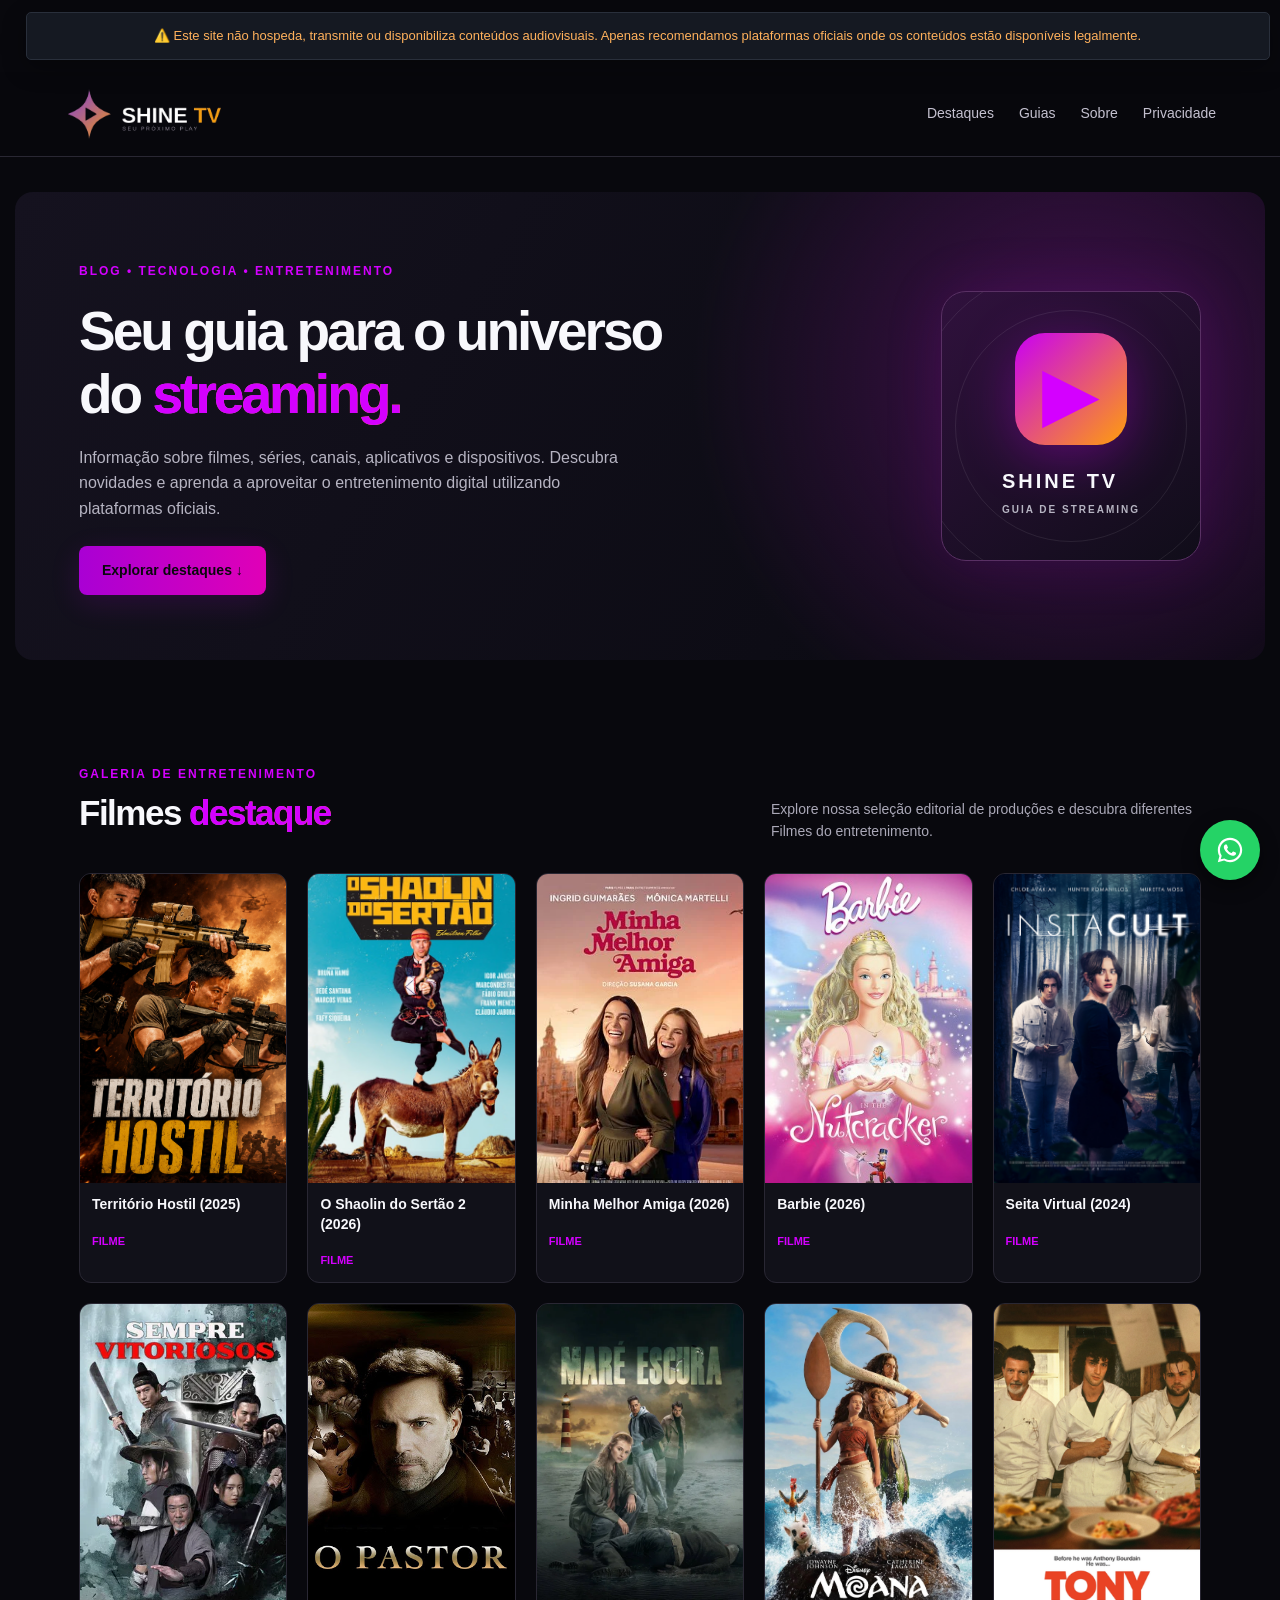
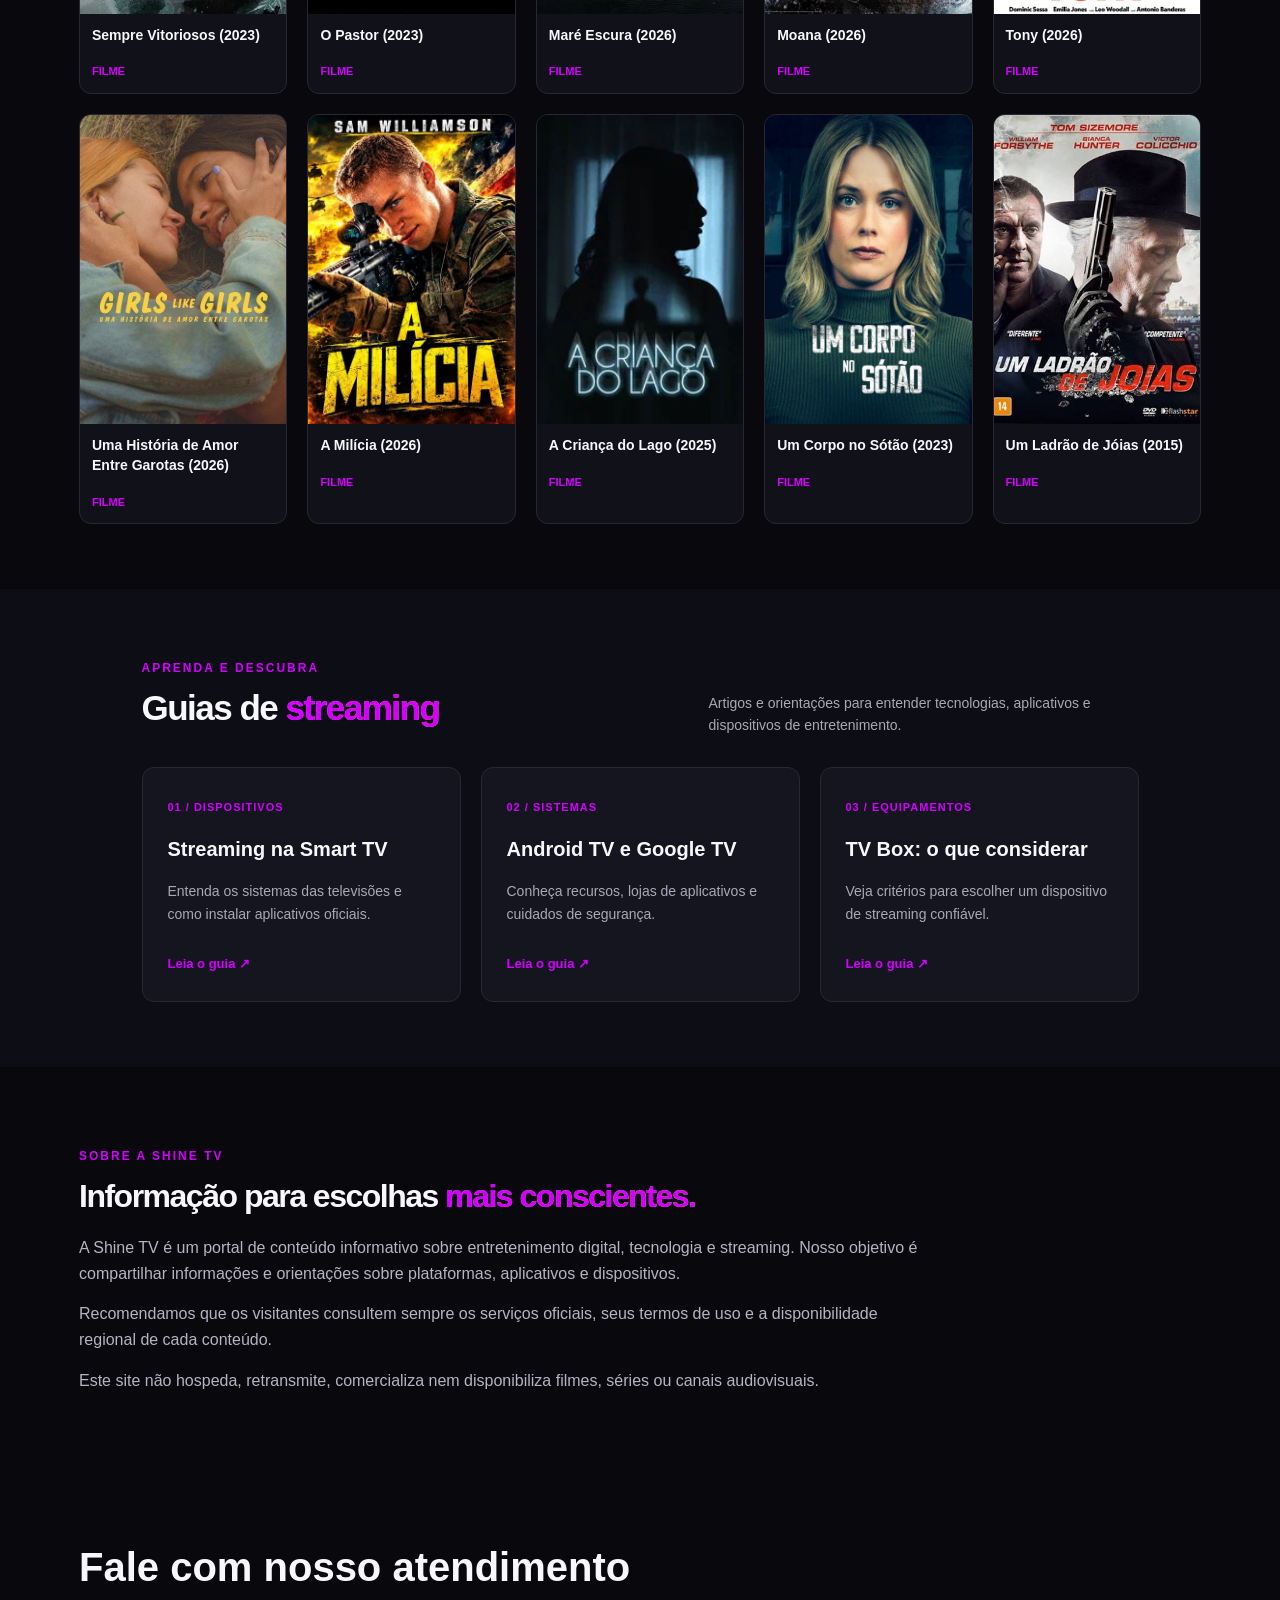
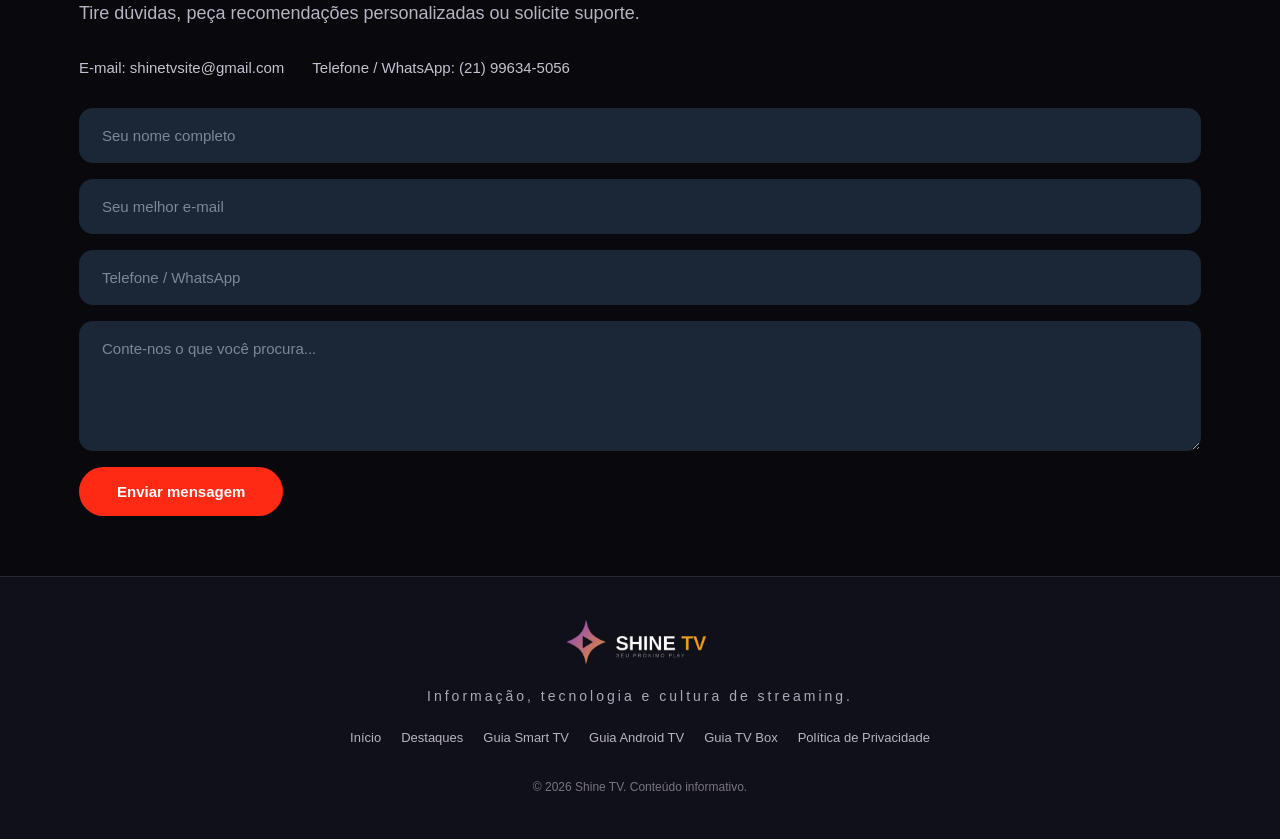
<file: index.html>
<!DOCTYPE html>
<html lang="pt-BR">
<head>


<!-- Google tag (gtag.js) --> <script async src="https://www.googletagmanager.com/gtag/js?id=AW-18550901437"></script> <script> window.dataLayer = window.dataLayer || []; function gtag(){dataLayer.push(arguments);} gtag('js', new Date()); gtag('config', 'AW-18550901437'); </script>

<!-- Event snippet for Contato conversion page --> <script> gtag('event', 'conversion', {'send_to': 'AW-18550901437/RU1ZCIfgwLEdEL2V4Y1F'}); </script>

  
<meta charset="UTF-8">
<meta name="viewport" content="width=device-width, initial-scale=1">
<meta name="theme-color" content="#08080d">
<meta name="robots" content="index, follow">

<title>Shine TV | Blog de Filmes, Séries, Canais e Streaming</title>

<meta name="description" content="Conheça o universo do streaming, filmes, séries, canais, IPTV, Smart TV e TV Box. Guias e informações sobre entretenimento digital e plataformas oficiais.">

<link rel="canonical" href="https://shinetv.com.br/">
<link rel="icon" href="/favicon.ico">
<link rel="stylesheet" href="style.css">

<style>
* {
  box-sizing: border-box;
  margin: 0;
  padding: 0;
}

html {
  scroll-behavior: smooth;
}

body {
  background: #08080d;
  color: #f8f8fc;
  font-family: Arial, Helvetica, sans-serif;
  line-height: 1.6;
}

a {
  color: inherit;
  text-decoration: none;
}

.legal-notice {
  background: #151922;
  border: 1px solid #292f3b;
  color: #ffb15c;
  text-align: center;
  padding: 13px 18px;
  margin: 12px 2%;
  border-radius: 5px;
  font-size: 13px;
  font-weight: 500;
}

.topbar {
  min-height: 85px;
  padding: 12px 5%;
  display: flex;
  align-items: center;
  justify-content: space-between;
  gap: 25px;
  border-bottom: 1px solid #292733;
}

.brand img {
  width: 170px;
  height: auto;
  display: block;
}

.topbar nav {
  display: flex;
  flex-wrap: wrap;
  gap: 25px;
}

.topbar nav a {
  color: #c4c1d0;
  font-size: 14px;
  transition: .2s;
}

.topbar nav a:hover {
  color: #d400ff;
}

.blog-hero {
  margin: 35px auto;
  max-width: 1250px;
  padding: 65px 5%;
  border-radius: 18px;
  background:
    radial-gradient(circle at 85% 40%, #42104e 0%, transparent 35%),
    linear-gradient(120deg, #15121f, #090910);
  display: flex;
  align-items: center;
  justify-content: space-between;
  gap: 40px;
  min-height: 350px;
}

.hero-copy {
  max-width: 650px;
}

.eyebrow {
  color: #d400ff;
  font-size: 12px;
  font-weight: bold;
  letter-spacing: 2px;
}

.blog-hero h1 {
  font-size: clamp(32px, 5vw, 55px);
  line-height: 1.15;
  margin: 18px 0;
}

.blog-hero h1 span,
.section-heading h2 span,
.about-section h2 span {
  color: #d400ff;
}

.blog-hero p {
  color: #b6b4c2;
  max-width: 560px;
  font-size: 16px;
  margin-bottom: 25px;
}

.button {
  display: inline-block;
  background: linear-gradient(90deg, #a900d4, #e000b7);
  padding: 13px 23px;
  border-radius: 8px;
  font-weight: bold;
  font-size: 14px;
  transition: .2s;
}

.button:hover {
  transform: translateY(-3px);
}

.hero-art {
  width: 260px;
  height: 260px;
  flex-shrink: 0;
  border: 1px solid #593064;
  border-radius: 25px;
  background: linear-gradient(145deg, #30113d, #100d19);
  display: flex;
  flex-direction: column;
  align-items: center;
  justify-content: center;
  box-shadow: 0 0 60px #a900d422;
}

.screen-icon {
  font-size: 75px;
  color: #d400ff;
}

.hero-art-caption {
  font-size: 20px;
  font-weight: bold;
  letter-spacing: 3px;
}

.hero-art-caption span {
  display: block;
  text-align: center;
  color: #b6b4c2;
  font-size: 10px;
  letter-spacing: 2px;
}

.section {
  max-width: 1250px;
  margin: auto;
  padding: 65px 5%;
}

.section-heading {
  display: flex;
  justify-content: space-between;
  align-items: end;
  gap: 25px;
  margin-bottom: 30px;
}

.section-heading h2 {
  font-size: clamp(25px, 4vw, 35px);
  margin-top: 8px;
}

.section-heading p {
  color: #aaa8b7;
  max-width: 430px;
  font-size: 14px;
}

/* GALERIA DE FILMES E SÉRIES */

.catalog-grid {
  display: grid;
  grid-template-columns: repeat(5, minmax(0, 1fr));
  gap: 20px;
}

.catalog-card {
  min-width: 0;
  overflow: hidden;
  background: #111119;
  border: 1px solid #292733;
  border-radius: 12px;
  transition: transform .25s, border-color .25s;
}

.catalog-card:hover {
  transform: translateY(-6px);
  border-color: #d400ff;
}

.catalog-card img {
  display: block;
  width: 100%;
  aspect-ratio: 2 / 3;
  object-fit: cover;
  background: #20202a;
}

.catalog-card h3 {
  color: #f8f8fc;
  font-size: 14px;
  padding: 12px;
  line-height: 1.4;
}

.catalog-card .tag {
  display: inline-block;
  margin: 0 12px 12px;
  color: #d400ff;
  font-size: 11px;
  font-weight: bold;
  text-transform: uppercase;
}

/* GUIAS */

.guide-section {
  background: #0d0d15;
  max-width: 100%;
}

.guide-inner {
  max-width: 1125px;
  margin: auto;
}

.guide-grid {
  display: grid;
  grid-template-columns: repeat(3, 1fr);
  gap: 20px;
  margin-top: 30px;
}

.guide-card {
  display: block;
  background: #151520;
  border: 1px solid #292733;
  border-radius: 12px;
  padding: 25px;
  transition: .2s;
}

.guide-card:hover {
  border-color: #d400ff;
  transform: translateY(-4px);
}

.guide-card span {
  color: #d400ff;
  font-size: 11px;
  font-weight: bold;
  letter-spacing: 1px;
}

.guide-card h3 {
  margin: 15px 0;
  font-size: 20px;
}

.guide-card p {
  color: #aaa8b7;
  font-size: 14px;
  margin-bottom: 20px;
}

.guide-card b {
  color: #d400ff;
  font-size: 13px;
}

/* SOBRE */

.about-section {
  padding-top: 75px;
  padding-bottom: 75px;
}

.about-section h2 {
  font-size: 32px;
  margin: 12px 0 20px;
}

.about-section p {
  color: #b6b4c2;
  max-width: 850px;
  margin-bottom: 15px;
}

/* RODAPÉ */

.footer {
  background: #101018;
  border-top: 1px solid #292733;
  text-align: center;
  padding: 40px 5%;
}

.footer img {
  width: 155px;
  max-width: 70%;
  height: auto;
}

.footer p {
  color: #aaa8b7;
  margin: 12px 0 20px;
  font-size: 14px;
}

.footer-links {
  display: flex;
  justify-content: center;
  flex-wrap: wrap;
  gap: 20px;
  margin-bottom: 25px;
}

.footer-links a {
  color: #b6b4c2;
  font-size: 13px;
}

.footer-links a:hover {
  color: #d400ff;
}

.footer small {
  color: #777583;
  font-size: 12px;
}

/* RESPONSIVIDADE */

@media (max-width: 850px) {
  .catalog-grid {
    grid-template-columns: repeat(3, minmax(0, 1fr));
  }

  .hero-art {
    width: 200px;
    height: 200px;
  }

  .guide-grid {
    grid-template-columns: 1fr;
  }
}

@media (max-width: 600px) {
  .legal-notice {
    font-size: 11px;
    padding: 11px;
    margin: 10px;
  }

  .topbar {
    flex-direction: column;
    padding: 18px 12px;
  }

  .topbar nav {
    justify-content: center;
    gap: 15px;
  }

  .topbar nav a {
    font-size: 12px;
  }

  .blog-hero {
    margin: 15px;
    padding: 35px 22px;
    flex-direction: column;
    align-items: flex-start;
  }

  .hero-art {
    display: none;
  }

  .section {
    padding: 45px 18px;
  }

  .section-heading {
    flex-direction: column;
    align-items: flex-start;
  }

  .catalog-grid {
    grid-template-columns: repeat(2, minmax(0, 1fr));
    gap: 12px;
  }

  .catalog-card h3 {
    font-size: 13px;
    padding: 9px;
  }

  .catalog-card .tag {
    margin: 0 9px 10px;
  }

  .about-section h2 {
    font-size: 26px;
  }

  .footer-links {
    gap: 13px;
  }
}

/* CONTATO */
.contact-section {
  max-width: 1250px;
  margin: 0 auto;
  padding: 60px 5%;
}
.contact-section h2 {
  font-size: clamp(28px, 4vw, 40px);
  line-height: 1.2;
  margin-bottom: 8px;
}
.contact-section > p {
  color: #b6b4c2;
  font-size: 18px;
  margin-bottom: 28px;
}
.contact-info {
  display: flex;
  flex-wrap: wrap;
  gap: 8px 28px;
  margin-bottom: 28px;
  color: #c4c1d0;
  font-size: 15px;
}
.contact-info a:hover {
  color: #d400ff;
}
.contact-form {
  display: flex;
  flex-direction: column;
  gap: 16px;
}
.contact-form input,
.contact-form textarea {
  width: 100%;
  background: #1b2636;
  border: 1px solid transparent;
  border-radius: 14px;
  padding: 18px 22px;
  color: #f8f8fc;
  font-family: inherit;
  font-size: 15px;
}
.contact-form textarea {
  min-height: 130px;
  resize: vertical;
}
.contact-form input::placeholder,
.contact-form textarea::placeholder {
  color: #7d8797;
}
.contact-form input:focus,
.contact-form textarea:focus {
  outline: none;
  border-color: #d400ff;
}
.contact-form button {
  align-self: flex-start;
  background: #ff2a14;
  color: #fff;
  border: 0;
  border-radius: 30px;
  padding: 16px 38px;
  font-weight: bold;
  font-size: 15px;
  cursor: pointer;
  transition: .2s;
}
.contact-form button:hover {
  transform: translateY(-3px);
}
</style>
</head>

<body>

<!-- AVISO LEGAL -->

<div class="legal-notice" role="note" aria-label="Aviso legal">
⚠️ Este site não hospeda, transmite ou disponibiliza conteúdos audiovisuais. Apenas recomendamos plataformas oficiais onde os conteúdos estão disponíveis legalmente.
</div>

<!-- CABEÇALHO -->

<header class="topbar">

<a class="brand" href="index.html" aria-label="Shine TV - início">
<img src="assets/shine-logo-horizontal.jpeg" alt="Shine TV">
</a>

<nav aria-label="Navegação principal">
<a href="#catalogo">Destaques</a>
<a href="#guias">Guias</a>
<a href="#sobre">Sobre</a>
<a href="politica-de-privacidade.html">Privacidade</a>
</nav>

</header>

<main>

<!-- APRESENTAÇÃO -->

<section class="blog-hero">

<div class="hero-copy">

<span class="eyebrow">BLOG • TECNOLOGIA • ENTRETENIMENTO</span>

<h1>Seu guia para o universo do <span>streaming.</span></h1>

<p>
Informação sobre filmes, séries, canais, aplicativos e dispositivos.
Descubra novidades e aprenda a aproveitar o entretenimento digital
utilizando plataformas oficiais.
</p>

<a class="button" href="#catalogo">
Explorar destaques ↓
</a>

</div>

<div class="hero-art" aria-hidden="true">
<div class="screen-icon">▶</div>
<div class="hero-art-caption">
SHINE TV
<span>GUIA DE STREAMING</span>
</div>
</div>

</section>

<!-- FILMES E SÉRIES -->

<section class="section" id="catalogo">

<div class="section-heading">

<div>
<span class="eyebrow">GALERIA DE ENTRETENIMENTO</span>
<h2>Filmes <span>destaque</span></h2>
</div>

<p>
Explore nossa seleção editorial de produções e descubra
diferentes Filmes do entretenimento.
</p>

</div>

<div class="catalog-grid">

<article class="catalog-card">
<img src="assets/filmes/filme-1.jpg" alt="Capa do filme 1" loading="lazy">
<h3>Território Hostil (2025)</h3>
<span class="tag">Filme</span>
</article>

<article class="catalog-card">
<img src="assets/filmes/filme-2.jpg" alt="Capa do filme 2" loading="lazy">
<h3>O Shaolin do Sertão 2 (2026)</h3>
<span class="tag">Filme</span>
</article>

<article class="catalog-card">
<img src="assets/filmes/filme-3.jpg" alt="Capa do filme 3" loading="lazy">
<h3>Minha Melhor Amiga (2026)</h3>
<span class="tag">Filme</span>
</article>

<article class="catalog-card">
<img src="assets/filmes/filme-4.jpg" alt="Capa do filme 4" loading="lazy">
<h3>Barbie (2026)</h3>
<span class="tag">Filme</span>
</article>

<article class="catalog-card">
<img src="assets/filmes/filme-5.jpg" alt="Capa do filme 5" loading="lazy">
<h3>Seita Virtual (2024)</h3>
<span class="tag">Filme</span>
</article>

<article class="catalog-card">
<img src="assets/filmes/filme-6.webp" alt="Capa do filme 6" loading="lazy">
<h3>Sempre Vitoriosos (2023)</h3>
<span class="tag">Filme</span>
</article>

<article class="catalog-card">
<img src="assets/filmes/filme-7.jpg" alt="Capa do filme 7" loading="lazy">
<h3>O Pastor (2023)</h3>
<span class="tag">Filme</span>
</article>

<article class="catalog-card">
<img src="assets/filmes/filme-8.jpg" alt="Capa do filme 8" loading="lazy">
<h3>Maré Escura (2026)</h3>
<span class="tag">Filme</span>
</article>

<article class="catalog-card">
<img src="assets/filmes/filme-9.jpg" alt="Capa do filme 9" loading="lazy">
<h3>Moana (2026)</h3>
<span class="tag">Filme</span>
</article>

<article class="catalog-card">
<img src="assets/filmes/filme-10.png" alt="Capa do filme 10" loading="lazy">
<h3>Tony (2026)</h3>
<span class="tag">Filme</span>
</article>

<article class="catalog-card">
<img src="assets/filmes/filme-11.jpg" alt="Capa do filme 11" loading="lazy">
<h3>Uma História de Amor Entre Garotas (2026)</h3>
<span class="tag">Filme</span>
</article>

<article class="catalog-card">
<img src="assets/filmes/filme-12.jpg" alt="Capa do filme 12" loading="lazy">
<h3>A Milícia (2026)</h3>
<span class="tag">Filme</span>
</article>

<article class="catalog-card">
<img src="assets/filmes/filme-13.jpg" alt="Capa do filme 13" loading="lazy">
<h3>A Criança do Lago (2025)</h3>
<span class="tag">Filme</span>
</article>

<article class="catalog-card">
<img src="assets/filmes/filme-14.jpg" alt="Capa do filme 14" loading="lazy">
<h3>Um Corpo no Sótão (2023)</h3>
<span class="tag">Filme</span>
</article>

<article class="catalog-card">
<img src="assets/filmes/filme-15.jpeg" alt="Capa do filme 15" loading="lazy">
<h3>Um Ladrão de Jóias (2015)</h3>
<span class="tag">Filme</span>
</article>

</div>
</section>

<!-- GUIAS -->

<section class="guide-section" id="guias">

<div class="section guide-inner">

<div class="section-heading">
<div>
<span class="eyebrow">APRENDA E DESCUBRA</span>
<h2>Guias de <span style="color:#d400ff">streaming</span></h2>
</div>
<p>
Artigos e orientações para entender tecnologias,
aplicativos e dispositivos de entretenimento.
</p>
</div>

<div class="guide-grid">

<a class="guide-card" href="iptv-smart.html">
<span>01 / DISPOSITIVOS</span>
<h3>Streaming na Smart TV</h3>
<p>
Entenda os sistemas das televisões e como instalar
aplicativos oficiais.
</p>
<b>Leia o guia ↗</b>
</a>

<a class="guide-card" href="iptv-android.html">
<span>02 / SISTEMAS</span>
<h3>Android TV e Google TV</h3>
<p>
Conheça recursos, lojas de aplicativos e cuidados
de segurança.
</p>
<b>Leia o guia ↗</b>
</a>

<a class="guide-card" href="iptv-box.html">
<span>03 / EQUIPAMENTOS</span>
<h3>TV Box: o que considerar</h3>
<p>
Veja critérios para escolher um dispositivo de
streaming confiável.
</p>
<b>Leia o guia ↗</b>
</a>

</div>
</div>
</section>

<!-- SOBRE -->

<section class="section about-section" id="sobre">

<span class="eyebrow">SOBRE A SHINE TV</span>

<h2>Informação para escolhas <span>mais conscientes.</span></h2>

<p>
A Shine TV é um portal de conteúdo informativo sobre
entretenimento digital, tecnologia e streaming.
Nosso objetivo é compartilhar informações e orientações
sobre plataformas, aplicativos e dispositivos.
</p>

<p>
Recomendamos que os visitantes consultem sempre os
serviços oficiais, seus termos de uso e a disponibilidade
regional de cada conteúdo.
</p>

<p>
Este site não hospeda, retransmite, comercializa nem
disponibiliza filmes, séries ou canais audiovisuais.
</p>

</section>

<!-- CONTATO -->

<section class="contact-section" id="contato">

<h2>Fale com nosso atendimento</h2>

<p>Tire dúvidas, peça recomendações personalizadas ou solicite suporte.</p>

<div class="contact-info">
<span>E-mail: <a href="mailto:shinetvsite@gmail.com">shinetvsite@gmail.com</a></span>
<span>Telefone / WhatsApp: <a href="tel:+5521996345056">(21) 99634-5056</a></span>
</div>

<form class="contact-form" id="contact-form">
<input type="text" name="nome" placeholder="Seu nome completo" autocomplete="name" required>
<input type="email" name="email" placeholder="Seu melhor e-mail" autocomplete="email" required>
<input type="tel" name="telefone" placeholder="Telefone / WhatsApp" autocomplete="tel">
<textarea name="mensagem" placeholder="Conte-nos o que você procura..." required></textarea>
<button type="submit">Enviar mensagem</button>
</form>

</section>

</main>

<!-- RODAPÉ -->

<footer class="footer">

<img src="assets/shine-logo-horizontal.jpeg" alt="Shine TV" loading="lazy">

<p>Informação, tecnologia e cultura de streaming.</p>

<nav class="footer-links" aria-label="Links do rodapé">

<a href="index.html">Início</a>

<a href="#catalogo">Destaques</a>

<a href="iptv-smart.html">Guia Smart TV</a>

<a href="iptv-android.html">Guia Android TV</a>

<a href="iptv-box.html">Guia TV Box</a>

<a href="politica-de-privacidade.html">Política de Privacidade</a>

</nav>

<small>
© <span id="year"></span> Shine TV. Conteúdo informativo.
</small>

</footer>

<script>
document.getElementById("year").textContent =
new Date().getFullYear();
</script>

<script>
document.getElementById('contact-form').addEventListener('submit', function (e) {
  e.preventDefault();
  var f = e.target;
  var corpo = 'Nome: ' + f.nome.value + '\n' +
              'E-mail: ' + f.email.value + '\n' +
              'Telefone: ' + f.telefone.value + '\n\n' +
              f.mensagem.value;
  window.location.href = 'mailto:shinetvsite@gmail.com?subject=' +
    encodeURIComponent('Contato pelo site Shine TV') +
    '&body=' + encodeURIComponent(corpo);
});
</script>


<!-- WHATSAPP FLUTUANTE -->
<a class="whatsapp-float" href="https://wa.me/5521996345056?text=Ol%C3%A1%20Vim%20pelo%20site%20da%20Shine%20TV%20e%20gostaria%20de%20fazer%20o%20teste%20IPTV%20gr%C3%A1tis%20e%20consultar%20os%20valores." target="_blank" rel="noopener" aria-label="Falar pelo WhatsApp">
<svg viewBox="0 0 32 32" width="30" height="30" aria-hidden="true" fill="#fff"><path d="M16.003 3C8.83 3 3 8.83 3 16c0 2.29.6 4.53 1.74 6.5L3 29l6.68-1.72A12.94 12.94 0 0 0 16 29c7.17 0 13-5.83 13-13S23.17 3 16.003 3zm0 23.7c-1.95 0-3.86-.52-5.53-1.5l-.4-.23-3.97 1.02 1.06-3.86-.26-.4A10.66 10.66 0 0 1 5.3 16c0-5.9 4.8-10.7 10.7-10.7S26.7 10.1 26.7 16s-4.8 10.7-10.7 10.7zm5.87-8.02c-.32-.16-1.9-.94-2.2-1.04-.3-.11-.51-.16-.73.16-.21.32-.83 1.04-1.02 1.26-.19.21-.37.24-.7.08-.32-.16-1.36-.5-2.59-1.6-.96-.85-1.6-1.9-1.79-2.22-.19-.32-.02-.5.14-.66.14-.14.32-.37.48-.56.16-.19.21-.32.32-.54.1-.21.05-.4-.03-.56-.08-.16-.73-1.76-1-2.4-.26-.63-.53-.54-.73-.55h-.62c-.21 0-.56.08-.85.4-.29.32-1.12 1.1-1.12 2.68s1.15 3.1 1.31 3.32c.16.21 2.26 3.45 5.47 4.84.76.33 1.36.53 1.83.68.77.24 1.47.21 2.02.13.62-.09 1.9-.78 2.17-1.53.27-.75.27-1.4.19-1.53-.08-.13-.29-.21-.61-.37z"/></svg>
</a>
</body>
</html>
</file>
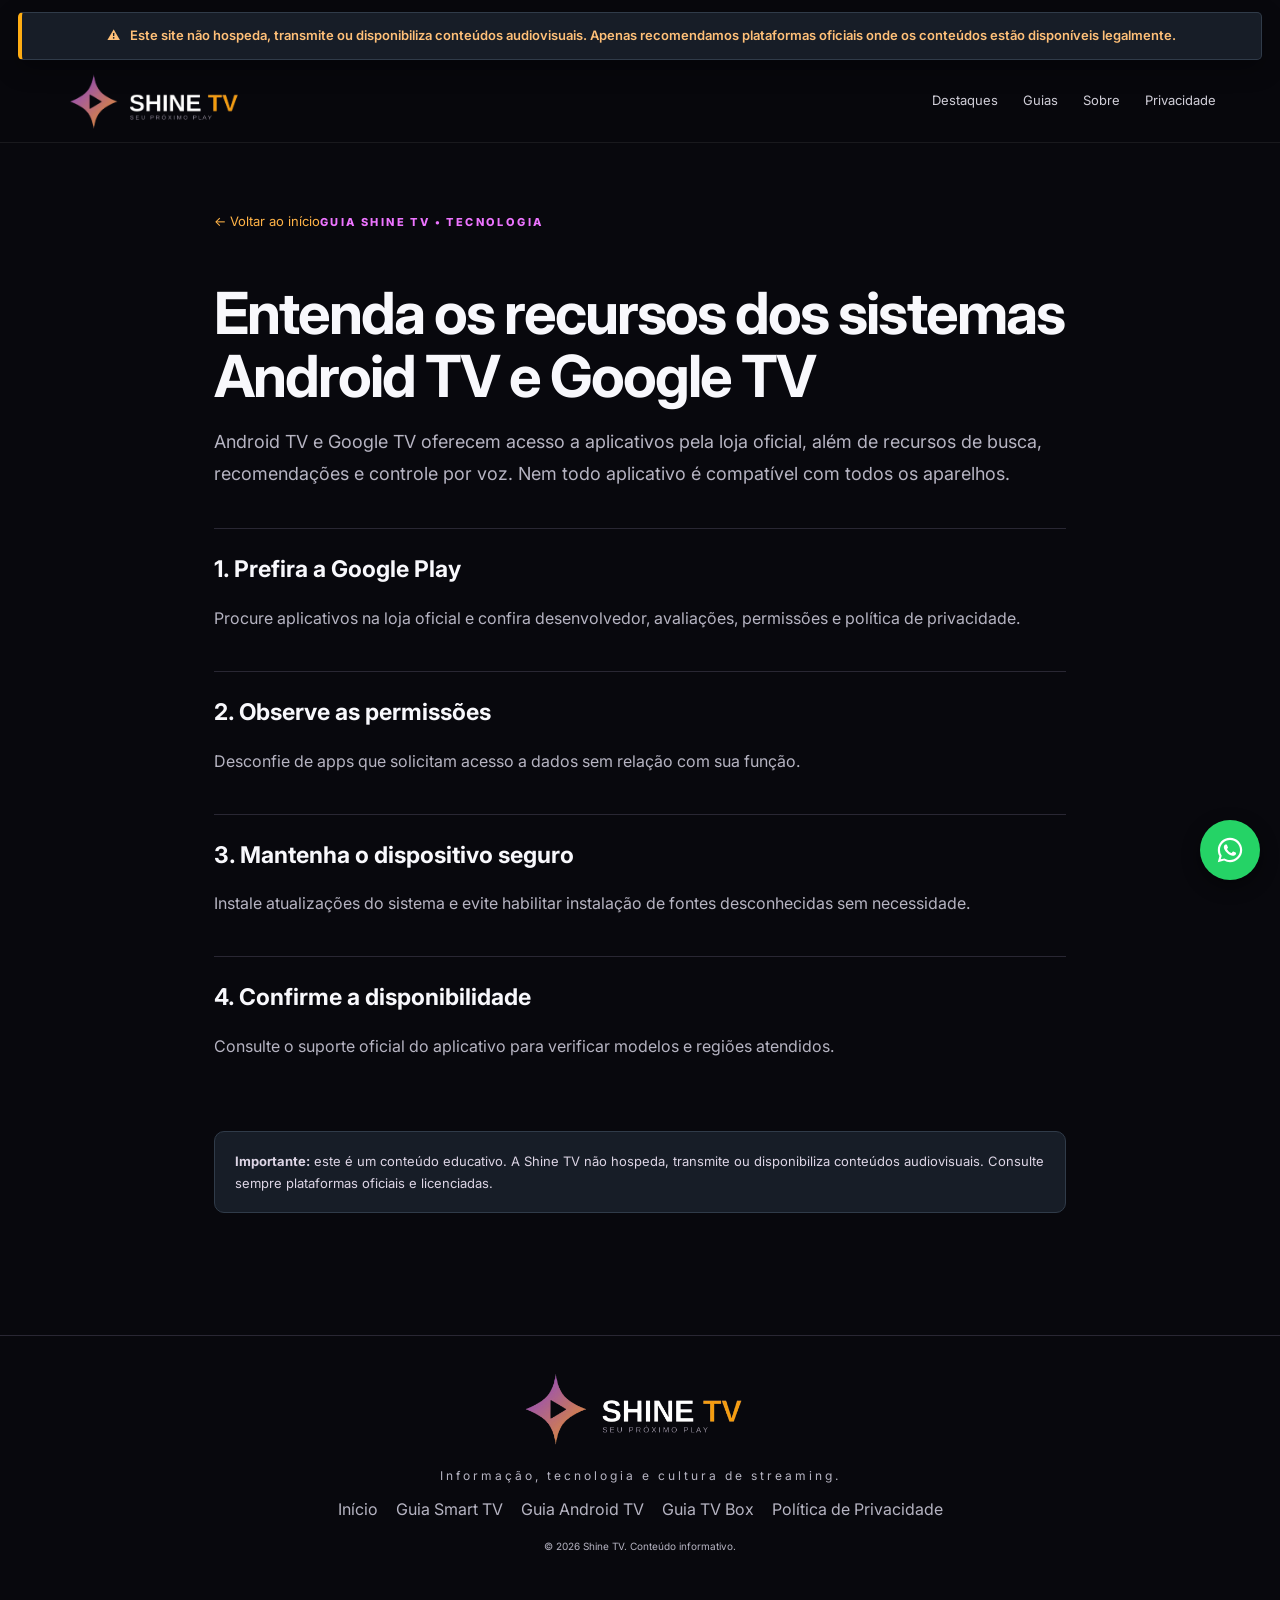
<file: iptv-android.html>
<!doctype html><html lang="pt-BR"><head>

  <!-- Google tag (gtag.js) --> <script async src="https://www.googletagmanager.com/gtag/js?id=AW-18550901437"></script> <script> window.dataLayer = window.dataLayer || []; function gtag(){dataLayer.push(arguments);} gtag('js', new Date()); gtag('config', 'AW-18550901437'); </script>

  
  <meta charset="utf-8"><meta name="viewport" content="width=device-width, initial-scale=1"><meta name="theme-color" content="#08080d"><meta name="robots" content="index, follow"><link rel="icon" href="/favicon.ico"><link rel="stylesheet" href="style.css"><title>Android TV e Google TV: como escolher aplicativos | Shine TV</title><meta name="description" content="Android TV e Google TV oferecem acesso a aplicativos pela loja oficial, além de recursos de busca, recomendações e controle por voz. Nem todo aplicativo é compatível com todos os aparelhos."><link rel="canonical" href="https://shinetv.com.br/iptv-android.html"></head><body><div class="legal-notice" role="note" aria-label="Aviso legal"><span aria-hidden="true">⚠️</span> Este site não hospeda, transmite ou disponibiliza conteúdos audiovisuais. Apenas recomendamos plataformas oficiais onde os conteúdos estão disponíveis legalmente.</div><header class="topbar"><a class="brand" href="index.html" aria-label="Shine TV - início"><img src="assets/shine-logo-horizontal.jpeg" alt="Shine TV" width="881" height="276"></a><nav aria-label="Navegação principal"><a href="index.html#destaques">Destaques</a><a href="index.html#guias">Guias</a><a href="index.html#sobre">Sobre</a><a href="politica-de-privacidade.html">Privacidade</a></nav></header><main class="article-main"><a class="back-link" href="index.html">← Voltar ao início</a><span class="eyebrow">GUIA SHINE TV • TECNOLOGIA</span><h1>Entenda os recursos dos sistemas Android TV e Google TV</h1><p class="article-lead">Android TV e Google TV oferecem acesso a aplicativos pela loja oficial, além de recursos de busca, recomendações e controle por voz. Nem todo aplicativo é compatível com todos os aparelhos.</p><article class="article-step"><h2>1. Prefira a Google Play</h2><p>Procure aplicativos na loja oficial e confira desenvolvedor, avaliações, permissões e política de privacidade.</p></article><article class="article-step"><h2>2. Observe as permissões</h2><p>Desconfie de apps que solicitam acesso a dados sem relação com sua função.</p></article><article class="article-step"><h2>3. Mantenha o dispositivo seguro</h2><p>Instale atualizações do sistema e evite habilitar instalação de fontes desconhecidas sem necessidade.</p></article><article class="article-step"><h2>4. Confirme a disponibilidade</h2><p>Consulte o suporte oficial do aplicativo para verificar modelos e regiões atendidos.</p></article><aside class="editorial-note"><strong>Importante:</strong> este é um conteúdo educativo. A Shine TV não hospeda, transmite ou disponibiliza conteúdos audiovisuais. Consulte sempre plataformas oficiais e licenciadas.</aside></main><footer class="footer"><img src="assets/shine-logo-horizontal.jpeg" alt="Shine TV" loading="lazy"><p>Informação, tecnologia e cultura de streaming.</p><nav class="footer-links"><a href="index.html">Início</a><a href="iptv-smart.html">Guia Smart TV</a><a href="iptv-android.html">Guia Android TV</a><a href="iptv-box.html">Guia TV Box</a><a href="politica-de-privacidade.html">Política de Privacidade</a></nav><small>© <span id="year"></span> Shine TV. Conteúdo informativo.</small></footer><script>document.getElementById('year').textContent=new Date().getFullYear();</script>
<!-- WHATSAPP FLUTUANTE -->
<a class="whatsapp-float" href="https://wa.me/5521996345056?text=Ol%C3%A1%20Vim%20pelo%20site%20da%20Shine%20TV%20e%20gostaria%20de%20fazer%20o%20teste%20IPTV%20gr%C3%A1tis%20e%20consultar%20os%20valores." target="_blank" rel="noopener" aria-label="Falar pelo WhatsApp">
<svg viewBox="0 0 32 32" width="30" height="30" aria-hidden="true" fill="#fff"><path d="M16.003 3C8.83 3 3 8.83 3 16c0 2.29.6 4.53 1.74 6.5L3 29l6.68-1.72A12.94 12.94 0 0 0 16 29c7.17 0 13-5.83 13-13S23.17 3 16.003 3zm0 23.7c-1.95 0-3.86-.52-5.53-1.5l-.4-.23-3.97 1.02 1.06-3.86-.26-.4A10.66 10.66 0 0 1 5.3 16c0-5.9 4.8-10.7 10.7-10.7S26.7 10.1 26.7 16s-4.8 10.7-10.7 10.7zm5.87-8.02c-.32-.16-1.9-.94-2.2-1.04-.3-.11-.51-.16-.73.16-.21.32-.83 1.04-1.02 1.26-.19.21-.37.24-.7.08-.32-.16-1.36-.5-2.59-1.6-.96-.85-1.6-1.9-1.79-2.22-.19-.32-.02-.5.14-.66.14-.14.32-.37.48-.56.16-.19.21-.32.32-.54.1-.21.05-.4-.03-.56-.08-.16-.73-1.76-1-2.4-.26-.63-.53-.54-.73-.55h-.62c-.21 0-.56.08-.85.4-.29.32-1.12 1.1-1.12 2.68s1.15 3.1 1.31 3.32c.16.21 2.26 3.45 5.47 4.84.76.33 1.36.53 1.83.68.77.24 1.47.21 2.02.13.62-.09 1.9-.78 2.17-1.53.27-.75.27-1.4.19-1.53-.08-.13-.29-.21-.61-.37z"/></svg>
</a>
</body></html>
</file>
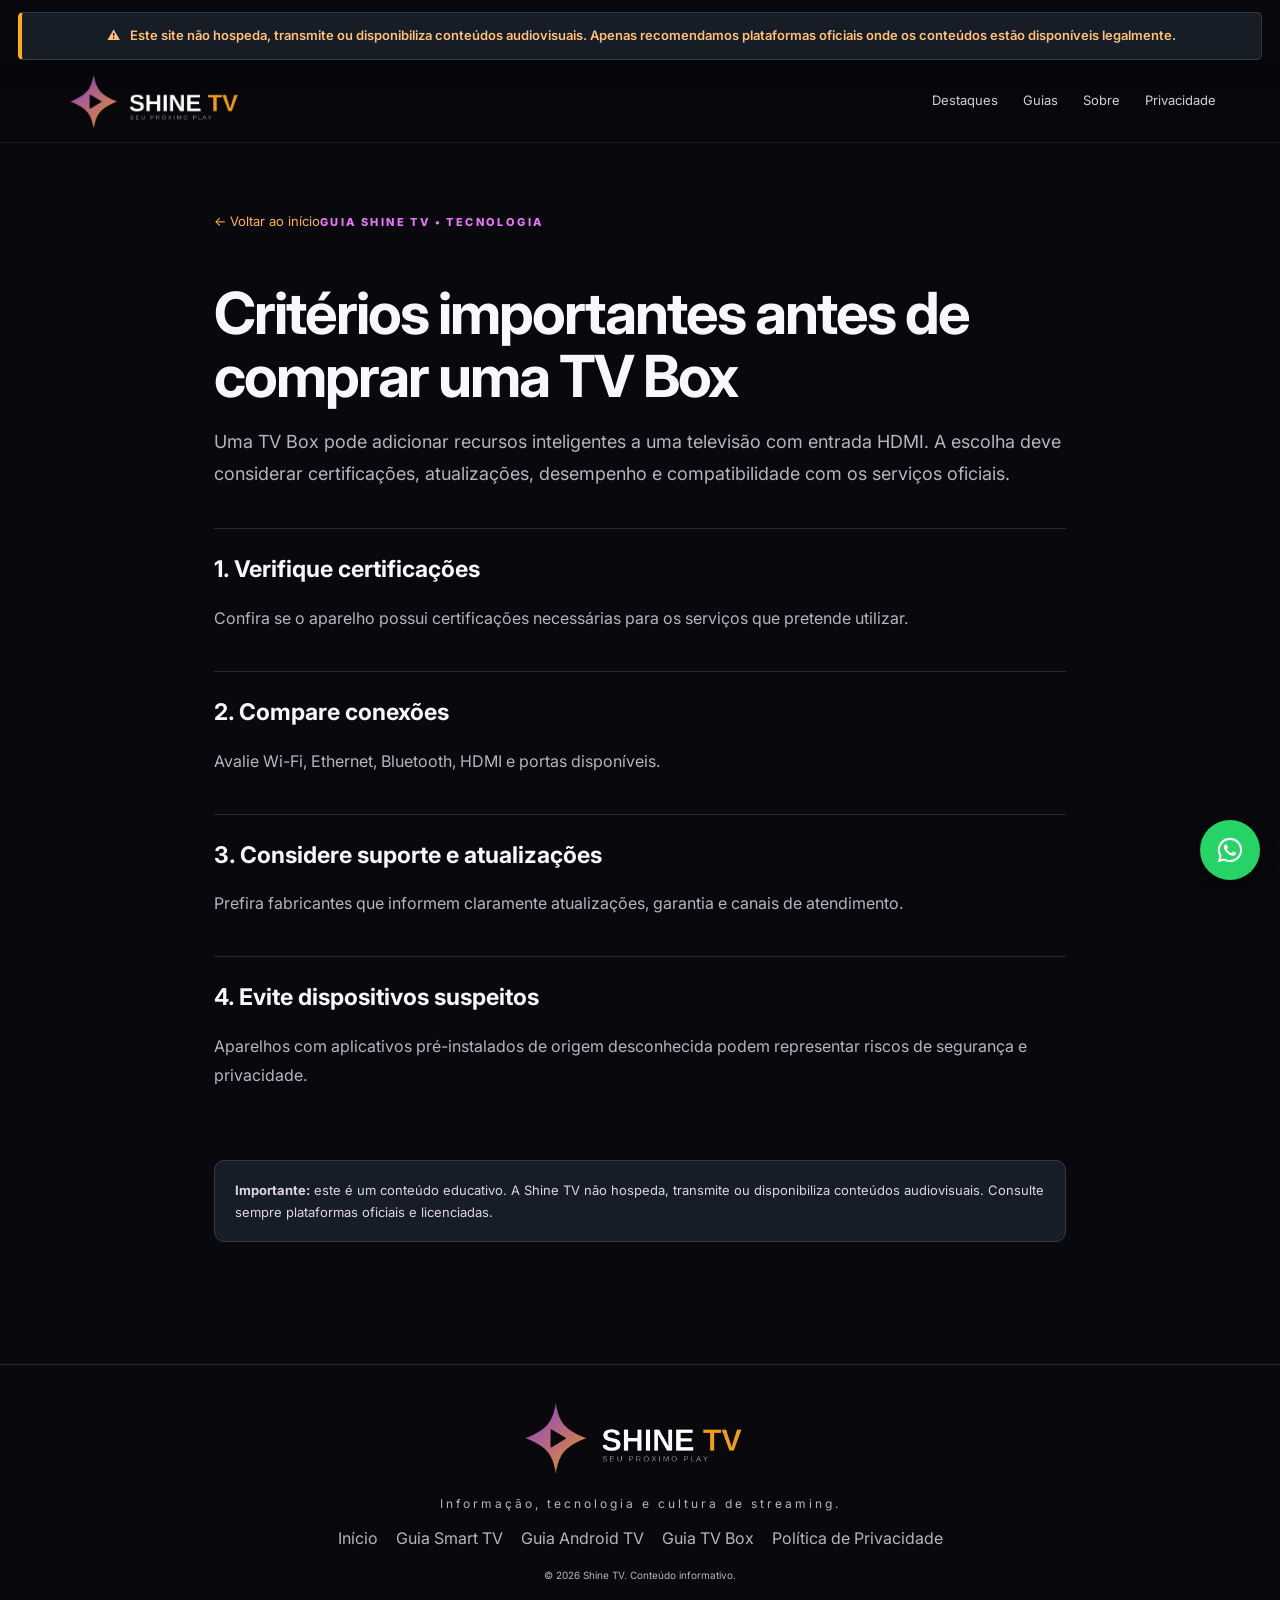
<file: iptv-box.html>
<!doctype html><html lang="pt-BR"><head>
  
  <!-- Google tag (gtag.js) --> <script async src="https://www.googletagmanager.com/gtag/js?id=AW-18550901437"></script> <script> window.dataLayer = window.dataLayer || []; function gtag(){dataLayer.push(arguments);} gtag('js', new Date()); gtag('config', 'AW-18550901437'); </script>

  
  <meta charset="utf-8"><meta name="viewport" content="width=device-width, initial-scale=1"><meta name="theme-color" content="#08080d"><meta name="robots" content="index, follow"><link rel="icon" href="/favicon.ico"><link rel="stylesheet" href="style.css"><title>TV Box: como escolher um aparelho de streaming | Shine TV</title><meta name="description" content="Uma TV Box pode adicionar recursos inteligentes a uma televisão com entrada HDMI. A escolha deve considerar certificações, atualizações, desempenho e compatibilidade com os serviços oficiais."><link rel="canonical" href="https://shinetv.com.br/iptv-box.html"></head><body><div class="legal-notice" role="note" aria-label="Aviso legal"><span aria-hidden="true">⚠️</span> Este site não hospeda, transmite ou disponibiliza conteúdos audiovisuais. Apenas recomendamos plataformas oficiais onde os conteúdos estão disponíveis legalmente.</div><header class="topbar"><a class="brand" href="index.html" aria-label="Shine TV - início"><img src="assets/shine-logo-horizontal.jpeg" alt="Shine TV" width="881" height="276"></a><nav aria-label="Navegação principal"><a href="index.html#destaques">Destaques</a><a href="index.html#guias">Guias</a><a href="index.html#sobre">Sobre</a><a href="politica-de-privacidade.html">Privacidade</a></nav></header><main class="article-main"><a class="back-link" href="index.html">← Voltar ao início</a><span class="eyebrow">GUIA SHINE TV • TECNOLOGIA</span><h1>Critérios importantes antes de comprar uma TV Box</h1><p class="article-lead">Uma TV Box pode adicionar recursos inteligentes a uma televisão com entrada HDMI. A escolha deve considerar certificações, atualizações, desempenho e compatibilidade com os serviços oficiais.</p><article class="article-step"><h2>1. Verifique certificações</h2><p>Confira se o aparelho possui certificações necessárias para os serviços que pretende utilizar.</p></article><article class="article-step"><h2>2. Compare conexões</h2><p>Avalie Wi-Fi, Ethernet, Bluetooth, HDMI e portas disponíveis.</p></article><article class="article-step"><h2>3. Considere suporte e atualizações</h2><p>Prefira fabricantes que informem claramente atualizações, garantia e canais de atendimento.</p></article><article class="article-step"><h2>4. Evite dispositivos suspeitos</h2><p>Aparelhos com aplicativos pré-instalados de origem desconhecida podem representar riscos de segurança e privacidade.</p></article><aside class="editorial-note"><strong>Importante:</strong> este é um conteúdo educativo. A Shine TV não hospeda, transmite ou disponibiliza conteúdos audiovisuais. Consulte sempre plataformas oficiais e licenciadas.</aside></main><footer class="footer"><img src="assets/shine-logo-horizontal.jpeg" alt="Shine TV" loading="lazy"><p>Informação, tecnologia e cultura de streaming.</p><nav class="footer-links"><a href="index.html">Início</a><a href="iptv-smart.html">Guia Smart TV</a><a href="iptv-android.html">Guia Android TV</a><a href="iptv-box.html">Guia TV Box</a><a href="politica-de-privacidade.html">Política de Privacidade</a></nav><small>© <span id="year"></span> Shine TV. Conteúdo informativo.</small></footer><script>document.getElementById('year').textContent=new Date().getFullYear();</script>
<!-- WHATSAPP FLUTUANTE -->
<a class="whatsapp-float" href="https://wa.me/5521996345056?text=Ol%C3%A1%20Vim%20pelo%20site%20da%20Shine%20TV%20e%20gostaria%20de%20fazer%20o%20teste%20IPTV%20gr%C3%A1tis%20e%20consultar%20os%20valores." target="_blank" rel="noopener" aria-label="Falar pelo WhatsApp">
<svg viewBox="0 0 32 32" width="30" height="30" aria-hidden="true" fill="#fff"><path d="M16.003 3C8.83 3 3 8.83 3 16c0 2.29.6 4.53 1.74 6.5L3 29l6.68-1.72A12.94 12.94 0 0 0 16 29c7.17 0 13-5.83 13-13S23.17 3 16.003 3zm0 23.7c-1.95 0-3.86-.52-5.53-1.5l-.4-.23-3.97 1.02 1.06-3.86-.26-.4A10.66 10.66 0 0 1 5.3 16c0-5.9 4.8-10.7 10.7-10.7S26.7 10.1 26.7 16s-4.8 10.7-10.7 10.7zm5.87-8.02c-.32-.16-1.9-.94-2.2-1.04-.3-.11-.51-.16-.73.16-.21.32-.83 1.04-1.02 1.26-.19.21-.37.24-.7.08-.32-.16-1.36-.5-2.59-1.6-.96-.85-1.6-1.9-1.79-2.22-.19-.32-.02-.5.14-.66.14-.14.32-.37.48-.56.16-.19.21-.32.32-.54.1-.21.05-.4-.03-.56-.08-.16-.73-1.76-1-2.4-.26-.63-.53-.54-.73-.55h-.62c-.21 0-.56.08-.85.4-.29.32-1.12 1.1-1.12 2.68s1.15 3.1 1.31 3.32c.16.21 2.26 3.45 5.47 4.84.76.33 1.36.53 1.83.68.77.24 1.47.21 2.02.13.62-.09 1.9-.78 2.17-1.53.27-.75.27-1.4.19-1.53-.08-.13-.29-.21-.61-.37z"/></svg>
</a>
</body></html>
</file>
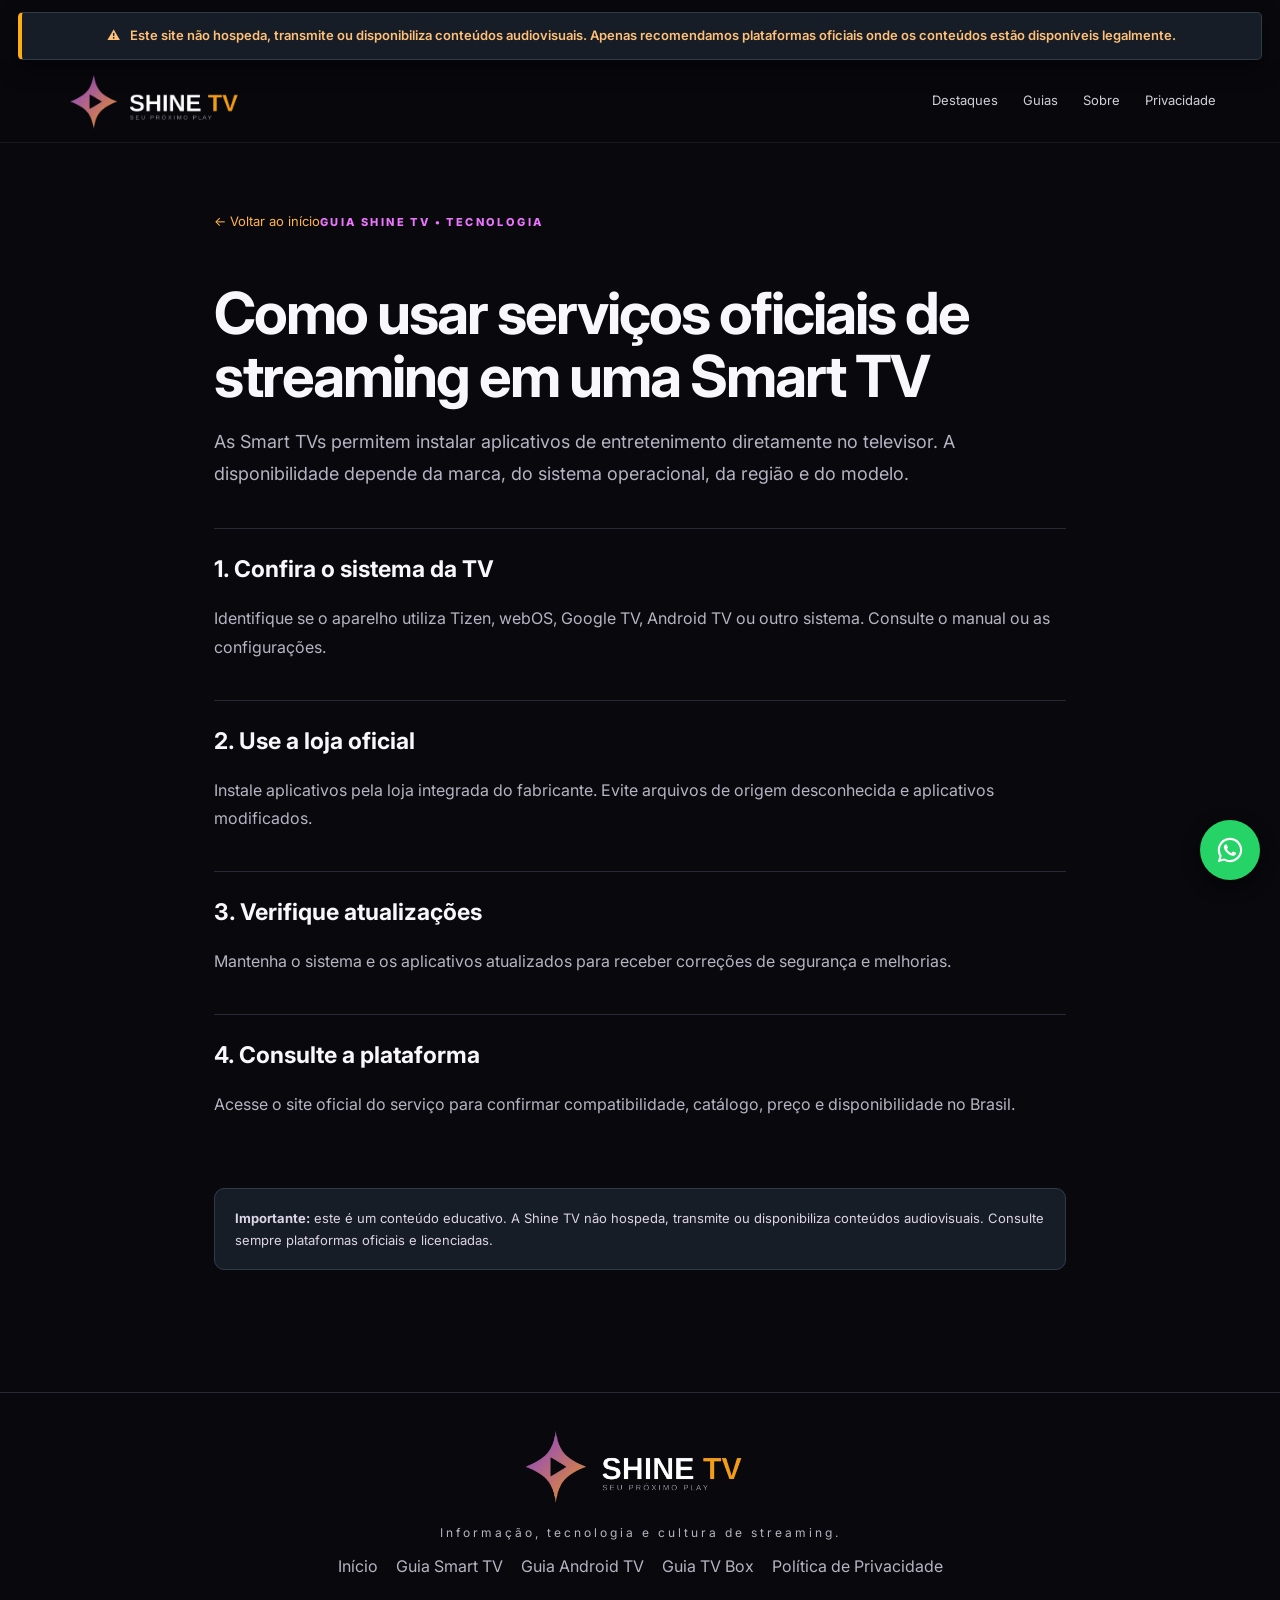
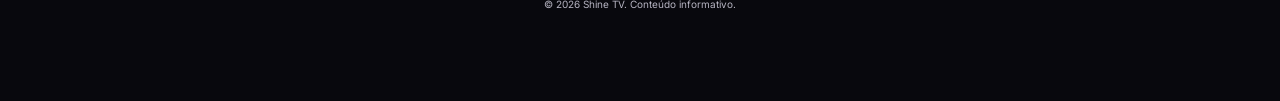
<file: iptv-smart.html>
<!doctype html><html lang="pt-BR"><head>
  
  <!-- Google tag (gtag.js) --> <script async src="https://www.googletagmanager.com/gtag/js?id=AW-18550901437"></script> <script> window.dataLayer = window.dataLayer || []; function gtag(){dataLayer.push(arguments);} gtag('js', new Date()); gtag('config', 'AW-18550901437'); </script>

  
  <meta charset="utf-8"><meta name="viewport" content="width=device-width, initial-scale=1"><meta name="theme-color" content="#08080d"><meta name="robots" content="index, follow"><link rel="icon" href="/favicon.ico"><link rel="stylesheet" href="style.css"><title>Streaming em Smart TV: guia de aplicativos e compatibilidade | Shine TV</title><meta name="description" content="As Smart TVs permitem instalar aplicativos de entretenimento diretamente no televisor. A disponibilidade depende da marca, do sistema operacional, da região e do modelo."><link rel="canonical" href="https://shinetv.com.br/iptv-smart.html"></head><body><div class="legal-notice" role="note" aria-label="Aviso legal"><span aria-hidden="true">⚠️</span> Este site não hospeda, transmite ou disponibiliza conteúdos audiovisuais. Apenas recomendamos plataformas oficiais onde os conteúdos estão disponíveis legalmente.</div><header class="topbar"><a class="brand" href="index.html" aria-label="Shine TV - início"><img src="assets/shine-logo-horizontal.jpeg" alt="Shine TV" width="881" height="276"></a><nav aria-label="Navegação principal"><a href="index.html#destaques">Destaques</a><a href="index.html#guias">Guias</a><a href="index.html#sobre">Sobre</a><a href="politica-de-privacidade.html">Privacidade</a></nav></header><main class="article-main"><a class="back-link" href="index.html">← Voltar ao início</a><span class="eyebrow">GUIA SHINE TV • TECNOLOGIA</span><h1>Como usar serviços oficiais de streaming em uma Smart TV</h1><p class="article-lead">As Smart TVs permitem instalar aplicativos de entretenimento diretamente no televisor. A disponibilidade depende da marca, do sistema operacional, da região e do modelo.</p><article class="article-step"><h2>1. Confira o sistema da TV</h2><p>Identifique se o aparelho utiliza Tizen, webOS, Google TV, Android TV ou outro sistema. Consulte o manual ou as configurações.</p></article><article class="article-step"><h2>2. Use a loja oficial</h2><p>Instale aplicativos pela loja integrada do fabricante. Evite arquivos de origem desconhecida e aplicativos modificados.</p></article><article class="article-step"><h2>3. Verifique atualizações</h2><p>Mantenha o sistema e os aplicativos atualizados para receber correções de segurança e melhorias.</p></article><article class="article-step"><h2>4. Consulte a plataforma</h2><p>Acesse o site oficial do serviço para confirmar compatibilidade, catálogo, preço e disponibilidade no Brasil.</p></article><aside class="editorial-note"><strong>Importante:</strong> este é um conteúdo educativo. A Shine TV não hospeda, transmite ou disponibiliza conteúdos audiovisuais. Consulte sempre plataformas oficiais e licenciadas.</aside></main><footer class="footer"><img src="assets/shine-logo-horizontal.jpeg" alt="Shine TV" loading="lazy"><p>Informação, tecnologia e cultura de streaming.</p><nav class="footer-links"><a href="index.html">Início</a><a href="iptv-smart.html">Guia Smart TV</a><a href="iptv-android.html">Guia Android TV</a><a href="iptv-box.html">Guia TV Box</a><a href="politica-de-privacidade.html">Política de Privacidade</a></nav><small>© <span id="year"></span> Shine TV. Conteúdo informativo.</small></footer><script>document.getElementById('year').textContent=new Date().getFullYear();</script>
<!-- WHATSAPP FLUTUANTE -->
<a class="whatsapp-float" href="https://wa.me/5521996345056?text=Ol%C3%A1%20Vim%20pelo%20site%20da%20Shine%20TV%20e%20gostaria%20de%20fazer%20o%20teste%20IPTV%20gr%C3%A1tis%20e%20consultar%20os%20valores." target="_blank" rel="noopener" aria-label="Falar pelo WhatsApp">
<svg viewBox="0 0 32 32" width="30" height="30" aria-hidden="true" fill="#fff"><path d="M16.003 3C8.83 3 3 8.83 3 16c0 2.29.6 4.53 1.74 6.5L3 29l6.68-1.72A12.94 12.94 0 0 0 16 29c7.17 0 13-5.83 13-13S23.17 3 16.003 3zm0 23.7c-1.95 0-3.86-.52-5.53-1.5l-.4-.23-3.97 1.02 1.06-3.86-.26-.4A10.66 10.66 0 0 1 5.3 16c0-5.9 4.8-10.7 10.7-10.7S26.7 10.1 26.7 16s-4.8 10.7-10.7 10.7zm5.87-8.02c-.32-.16-1.9-.94-2.2-1.04-.3-.11-.51-.16-.73.16-.21.32-.83 1.04-1.02 1.26-.19.21-.37.24-.7.08-.32-.16-1.36-.5-2.59-1.6-.96-.85-1.6-1.9-1.79-2.22-.19-.32-.02-.5.14-.66.14-.14.32-.37.48-.56.16-.19.21-.32.32-.54.1-.21.05-.4-.03-.56-.08-.16-.73-1.76-1-2.4-.26-.63-.53-.54-.73-.55h-.62c-.21 0-.56.08-.85.4-.29.32-1.12 1.1-1.12 2.68s1.15 3.1 1.31 3.32c.16.21 2.26 3.45 5.47 4.84.76.33 1.36.53 1.83.68.77.24 1.47.21 2.02.13.62-.09 1.9-.78 2.17-1.53.27-.75.27-1.4.19-1.53-.08-.13-.29-.21-.61-.37z"/></svg>
</a>
</body></html>
</file>
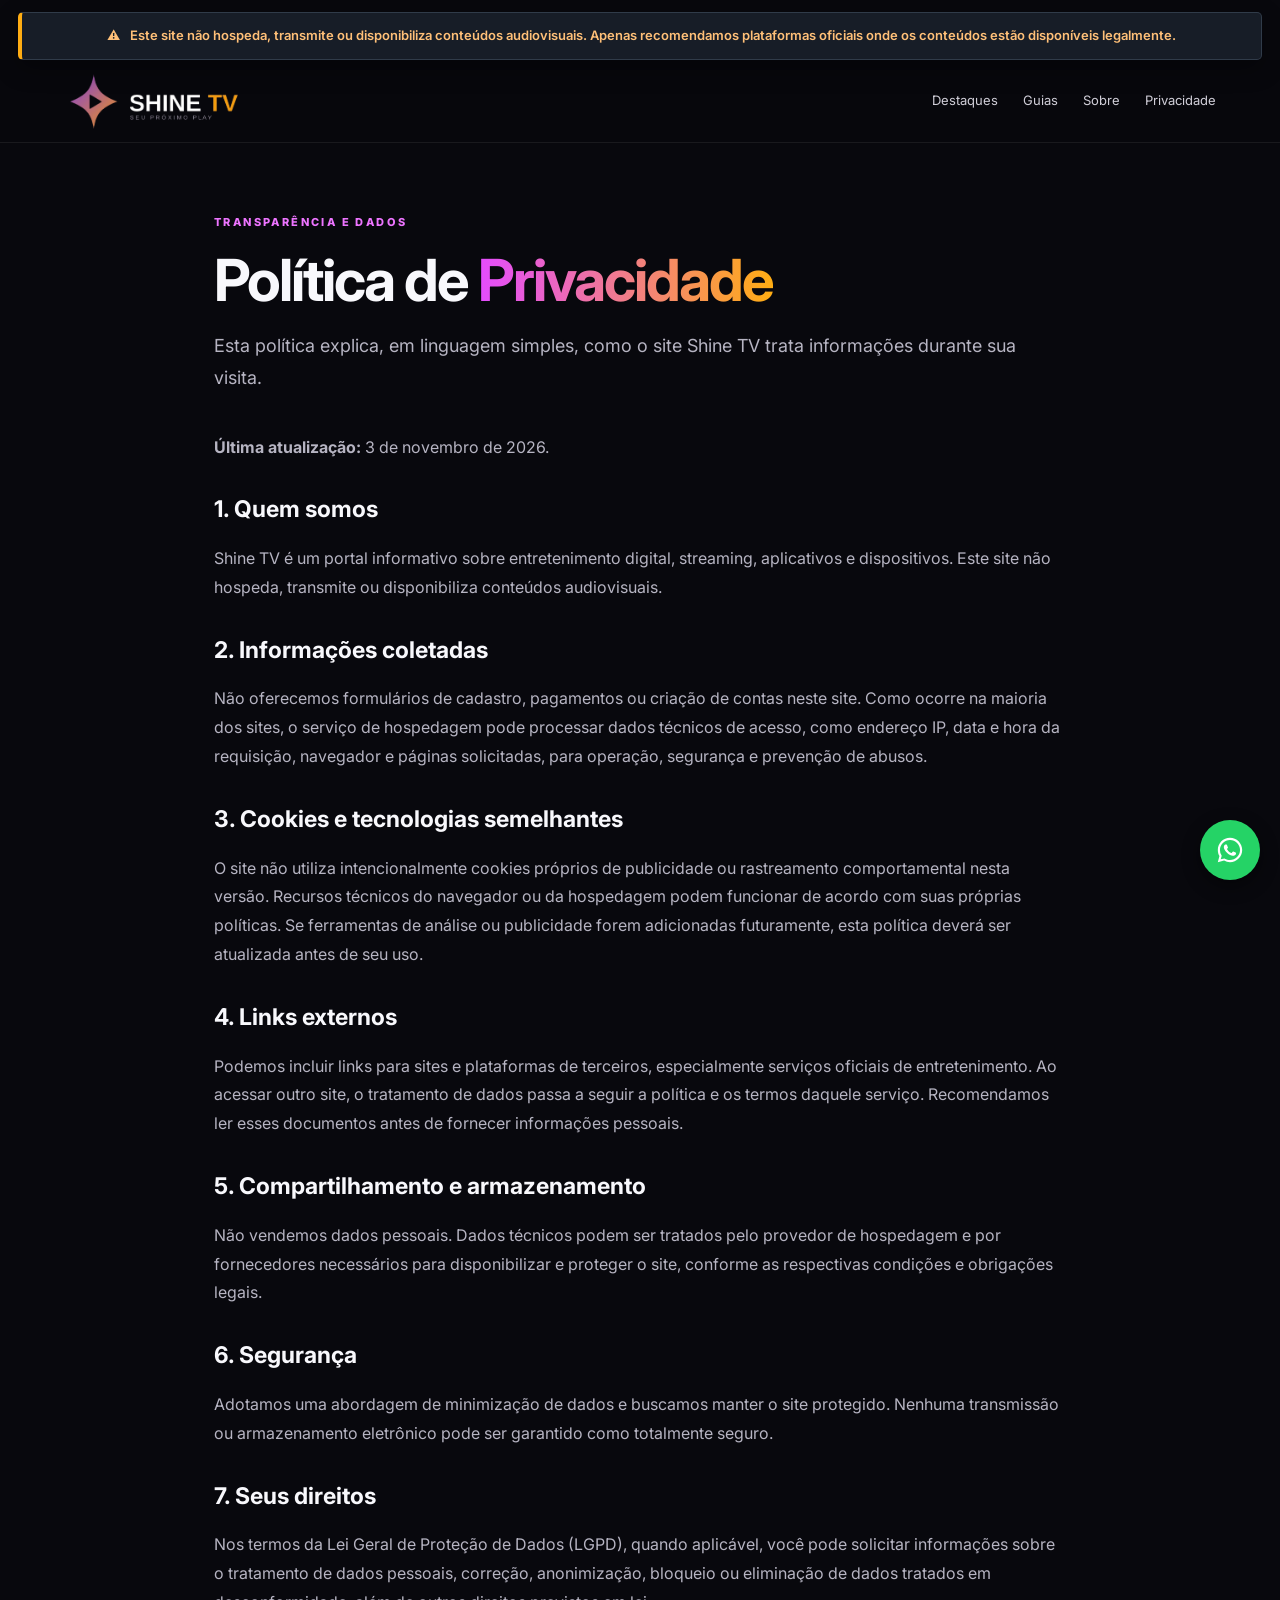
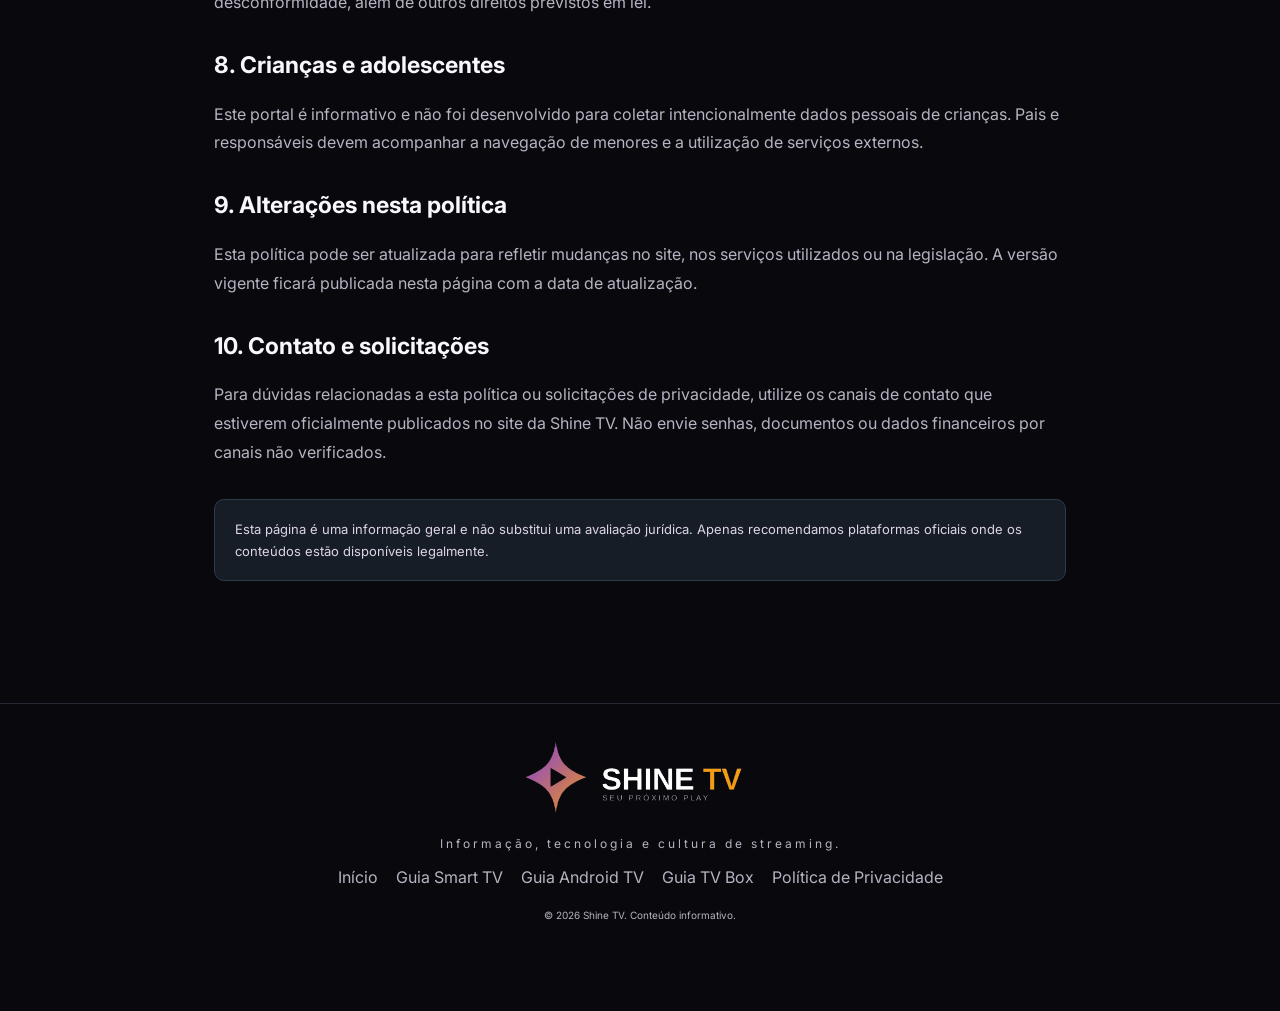
<file: politica-de-privacidade.html>
<!doctype html><html lang="pt-BR"><head>
  
  <!-- Google tag (gtag.js) --> <script async src="https://www.googletagmanager.com/gtag/js?id=AW-18550901437"></script> <script> window.dataLayer = window.dataLayer || []; function gtag(){dataLayer.push(arguments);} gtag('js', new Date()); gtag('config', 'AW-18550901437'); </script>

  
  <meta charset="utf-8"><meta name="viewport" content="width=device-width, initial-scale=1"><meta name="theme-color" content="#08080d"><meta name="robots" content="index, follow"><link rel="icon" href="/favicon.ico"><link rel="stylesheet" href="style.css"><title>Política de Privacidade | Shine TV</title><meta name="description" content="Saiba como a Shine TV trata informações de navegação e protege a privacidade dos visitantes."><link rel="canonical" href="https://shinetv.com.br/politica-de-privacidade.html"></head><body><div class="legal-notice" role="note" aria-label="Aviso legal"><span aria-hidden="true">⚠️</span> Este site não hospeda, transmite ou disponibiliza conteúdos audiovisuais. Apenas recomendamos plataformas oficiais onde os conteúdos estão disponíveis legalmente.</div><header class="topbar"><a class="brand" href="index.html" aria-label="Shine TV - início"><img src="assets/shine-logo-horizontal.jpeg" alt="Shine TV" width="881" height="276"></a><nav aria-label="Navegação principal"><a href="index.html#destaques">Destaques</a><a href="index.html#guias">Guias</a><a href="index.html#sobre">Sobre</a><a href="politica-de-privacidade.html">Privacidade</a></nav></header><main class="article-main privacy"><span class="eyebrow">TRANSPARÊNCIA E DADOS</span><h1>Política de <span>Privacidade</span></h1><p class="article-lead">Esta política explica, em linguagem simples, como o site Shine TV trata informações durante sua visita.</p><p><strong>Última atualização:</strong> 3 de novembro de 2026.</p><h2>1. Quem somos</h2><p>Shine TV é um portal informativo sobre entretenimento digital, streaming, aplicativos e dispositivos. Este site não hospeda, transmite ou disponibiliza conteúdos audiovisuais.</p><h2>2. Informações coletadas</h2><p>Não oferecemos formulários de cadastro, pagamentos ou criação de contas neste site. Como ocorre na maioria dos sites, o serviço de hospedagem pode processar dados técnicos de acesso, como endereço IP, data e hora da requisição, navegador e páginas solicitadas, para operação, segurança e prevenção de abusos.</p><h2>3. Cookies e tecnologias semelhantes</h2><p>O site não utiliza intencionalmente cookies próprios de publicidade ou rastreamento comportamental nesta versão. Recursos técnicos do navegador ou da hospedagem podem funcionar de acordo com suas próprias políticas. Se ferramentas de análise ou publicidade forem adicionadas futuramente, esta política deverá ser atualizada antes de seu uso.</p><h2>4. Links externos</h2><p>Podemos incluir links para sites e plataformas de terceiros, especialmente serviços oficiais de entretenimento. Ao acessar outro site, o tratamento de dados passa a seguir a política e os termos daquele serviço. Recomendamos ler esses documentos antes de fornecer informações pessoais.</p><h2>5. Compartilhamento e armazenamento</h2><p>Não vendemos dados pessoais. Dados técnicos podem ser tratados pelo provedor de hospedagem e por fornecedores necessários para disponibilizar e proteger o site, conforme as respectivas condições e obrigações legais.</p><h2>6. Segurança</h2><p>Adotamos uma abordagem de minimização de dados e buscamos manter o site protegido. Nenhuma transmissão ou armazenamento eletrônico pode ser garantido como totalmente seguro.</p><h2>7. Seus direitos</h2><p>Nos termos da Lei Geral de Proteção de Dados (LGPD), quando aplicável, você pode solicitar informações sobre o tratamento de dados pessoais, correção, anonimização, bloqueio ou eliminação de dados tratados em desconformidade, além de outros direitos previstos em lei.</p><h2>8. Crianças e adolescentes</h2><p>Este portal é informativo e não foi desenvolvido para coletar intencionalmente dados pessoais de crianças. Pais e responsáveis devem acompanhar a navegação de menores e a utilização de serviços externos.</p><h2>9. Alterações nesta política</h2><p>Esta política pode ser atualizada para refletir mudanças no site, nos serviços utilizados ou na legislação. A versão vigente ficará publicada nesta página com a data de atualização.</p><h2>10. Contato e solicitações</h2><p>Para dúvidas relacionadas a esta política ou solicitações de privacidade, utilize os canais de contato que estiverem oficialmente publicados no site da Shine TV. Não envie senhas, documentos ou dados financeiros por canais não verificados.</p><aside class="editorial-note">Esta página é uma informação geral e não substitui uma avaliação jurídica. Apenas recomendamos plataformas oficiais onde os conteúdos estão disponíveis legalmente.</aside></main><footer class="footer"><img src="assets/shine-logo-horizontal.jpeg" alt="Shine TV" loading="lazy"><p>Informação, tecnologia e cultura de streaming.</p><nav class="footer-links"><a href="index.html">Início</a><a href="iptv-smart.html">Guia Smart TV</a><a href="iptv-android.html">Guia Android TV</a><a href="iptv-box.html">Guia TV Box</a><a href="politica-de-privacidade.html">Política de Privacidade</a></nav><small>© <span id="year"></span> Shine TV. Conteúdo informativo.</small></footer><script>document.getElementById('year').textContent=new Date().getFullYear();</script>
<!-- WHATSAPP FLUTUANTE -->
<a class="whatsapp-float" href="https://wa.me/5521996345056?text=Ol%C3%A1%20Vim%20pelo%20site%20da%20Shine%20TV%20e%20gostaria%20de%20fazer%20o%20teste%20IPTV%20gr%C3%A1tis%20e%20consultar%20os%20valores." target="_blank" rel="noopener" aria-label="Falar pelo WhatsApp">
<svg viewBox="0 0 32 32" width="30" height="30" aria-hidden="true" fill="#fff"><path d="M16.003 3C8.83 3 3 8.83 3 16c0 2.29.6 4.53 1.74 6.5L3 29l6.68-1.72A12.94 12.94 0 0 0 16 29c7.17 0 13-5.83 13-13S23.17 3 16.003 3zm0 23.7c-1.95 0-3.86-.52-5.53-1.5l-.4-.23-3.97 1.02 1.06-3.86-.26-.4A10.66 10.66 0 0 1 5.3 16c0-5.9 4.8-10.7 10.7-10.7S26.7 10.1 26.7 16s-4.8 10.7-10.7 10.7zm5.87-8.02c-.32-.16-1.9-.94-2.2-1.04-.3-.11-.51-.16-.73.16-.21.32-.83 1.04-1.02 1.26-.19.21-.37.24-.7.08-.32-.16-1.36-.5-2.59-1.6-.96-.85-1.6-1.9-1.79-2.22-.19-.32-.02-.5.14-.66.14-.14.32-.37.48-.56.16-.19.21-.32.32-.54.1-.21.05-.4-.03-.56-.08-.16-.73-1.76-1-2.4-.26-.63-.53-.54-.73-.55h-.62c-.21 0-.56.08-.85.4-.29.32-1.12 1.1-1.12 2.68s1.15 3.1 1.31 3.32c.16.21 2.26 3.45 5.47 4.84.76.33 1.36.53 1.83.68.77.24 1.47.21 2.02.13.62-.09 1.9-.78 2.17-1.53.27-.75.27-1.4.19-1.53-.08-.13-.29-.21-.61-.37z"/></svg>
</a>
</body></html>
</file>
<file: style.css>
@import url('https://fonts.googleapis.com/css2?family=Inter:wght@400;500;600;700;800;900&display=swap');

:root {
  --bg: #08080d;
  --panel: #111119;
  --white: #f8f8fc;
  --muted: #b6b4c2;
  --pink: #d400ff;
  --orange: #ff9f0a;
  --line: #292733;
}

* {
  box-sizing: border-box;
}

html {
  scroll-behavior: smooth;
  scroll-padding-top: 90px;
}

body {
  margin: 0;
  background: var(--bg);
  color: var(--white);
  font-family: Inter, Arial, sans-serif;
  line-height: 1.6;
}

a {
  color: inherit;
  text-decoration: none;
}

/* CABEÇALHO */
.topbar {
  min-height: 82px;
  display: flex;
  align-items: center;
  justify-content: space-between;
  gap: 24px;
  padding: 12px max(5vw, 20px);
  border-bottom: 1px solid #ffffff12;
  background: #08080def;
  position: sticky;
  top: 0;
  z-index: 10;
  backdrop-filter: blur(14px);
}

.brand img {
  display: block;
  width: 190px;
  height: auto;
  max-height: 58px;
  object-fit: contain;
}

.topbar nav {
  display: flex;
  gap: 25px;
  color: #d0ced8;
  font-size: 13px;
}

.topbar nav a:hover {
  color: #ffad16;
}

/* BOTÕES */
.button {
  display: inline-flex;
  align-items: center;
  justify-content: center;
  gap: 14px;
  padding: 14px 22px;
  border-radius: 9px;
  background: linear-gradient(100deg, #c900f5, #ff9f0a);
  color: #09080c;
  font-weight: 800;
  font-size: 14px;
  box-shadow: 0 8px 30px #d400ff22;
  transition: transform 0.2s, filter 0.2s;
}

.button:hover {
  transform: translateY(-2px);
  filter: brightness(1.1);
}

.button-small {
  font-size: 12px;
  padding: 11px 15px;
  white-space: nowrap;
}

/* DESTAQUE PRINCIPAL */
.hero {
  min-height: 540px;
  padding: 65px max(7vw, 22px);
  display: grid;
  grid-template-columns: 1.1fr 0.9fr;
  align-items: center;
  gap: 45px;
  background:
    radial-gradient(ellipse at 78% 35%, #9b00b321, transparent 40%),
    radial-gradient(ellipse at 88% 78%, #ff9f0a13, transparent 34%);
}

.eyebrow {
  font-size: 11px;
  letter-spacing: 2.4px;
  font-weight: 800;
  color: #ed74ff;
}

.hero h1 {
  font-size: clamp(42px, 5.4vw, 72px);
  line-height: 1.04;
  letter-spacing: -3px;
  margin: 18px 0;
}

.hero h1 span,
.section h2 span,
.contact h2 span {
  background: linear-gradient(90deg, #e44cff, #ffad13);
  -webkit-background-clip: text;
  background-clip: text;
  color: transparent;
}

.hero-copy > p {
  max-width: 560px;
  color: var(--muted);
  font-size: 16px;
  margin: 0 0 25px;
}

.hero-copy .microcopy {
  font-size: 11px;
  margin-top: 13px;
}

.hero-mark {
  display: flex;
  justify-content: center;
}

.hero-mark img {
  width: min(100%, 380px);
  border-radius: 18px;
  mix-blend-mode: screen;
  object-fit: contain;
}

/* SEÇÕES */
.section {
  padding: 75px max(6vw, 20px);
}

.section-heading {
  display: flex;
  justify-content: space-between;
  align-items: end;
  gap: 35px;
  margin-bottom: 28px;
}

.section-heading h2,
.section h2 {
  font-size: clamp(29px, 3.5vw, 44px);
  line-height: 1.12;
  letter-spacing: -1.5px;
  margin: 10px 0;
}

.section-heading > p {
  max-width: 360px;
  color: var(--muted);
  font-size: 13px;
}

.centered {
  display: block;
  text-align: center;
}

.centered > p {
  margin: 0 auto;
  color: var(--muted);
}

/* MURAL DE FILMES - ANIMAÇÃO HORIZONTAL */
.movie-window {
  display: block;
  overflow: hidden;
  position: relative;
  width: 100%;
  mask-image: linear-gradient(
    90deg,
    transparent,
    #000 3%,
    #000 97%,
    transparent
  );
  -webkit-mask-image: linear-gradient(
    90deg,
    transparent,
    #000 3%,
    #000 97%,
    transparent
  );
}

.movie-track {
  display: flex;
  flex-wrap: nowrap;
  align-items: stretch;
  gap: 17px;
  width: max-content;
  max-width: none;
  animation: shine-mural 50s linear infinite !important;
  animation-play-state: running !important;
  will-change: transform;
}

.movie-window:hover .movie-track {
  animation-play-state: paused !important;
}

.poster {
  flex: 0 0 210px;
  width: 210px;
  height: 315px;
  border-radius: 13px;
  display: flex;
  flex-direction: column;
  justify-content: flex-end;
  overflow: hidden;
  position: relative;
  background: #171720;
  border: 1px solid #383044;
  box-shadow: 0 8px 28px #0006;
}

.poster img {
  position: absolute;
  inset: 0;
  width: 100%;
  height: 100%;
  object-fit: cover;
  display: block;
}

.poster:after {
  content: "";
  position: absolute;
  inset: 0;
  background: linear-gradient(
    180deg,
    #09090d00 45%,
    #09090de8 100%
  );
  pointer-events: none;
}

.poster span {
  position: relative;
  z-index: 1;
  padding: 14px;
  font-size: 11px;
  letter-spacing: 2px;
  font-weight: 900;
  color: #fff;
  text-shadow: 0 2px 8px #000;
}

@keyframes shine-mural {
  from {
    transform: translate3d(0, 0, 0);
  }

  to {
    transform: translate3d(-50%, 0, 0);
  }
}

.disclaimer {
  color: #858290;
  font-size: 10px;
  margin-top: 12px;
}

/* BENEFÍCIOS */
.benefits {
  background: linear-gradient(180deg, #0b0a11, #100d18);
}

.benefit-grid {
  display: grid;
  grid-template-columns: repeat(3, 1fr);
  gap: 17px;
  margin-top: 35px;
}

.benefit {
  background: linear-gradient(145deg, #171520, #101016);
  border: 1px solid var(--line);
  border-radius: 14px;
  padding: 26px;
}

.icon {
  font-size: 25px;
  color: #ff9f0a;
}

.benefit h3 {
  font-size: 17px;
  margin: 15px 0 7px;
}

.benefit p,
.device-copy p,
.contact p {
  color: var(--muted);
  font-size: 13px;
}

/* DISPOSITIVOS COMPATÍVEIS */
.devices {
  display: grid;
  grid-template-columns: 1fr 1fr;
  align-items: center;
  gap: 60px;
}

.device-list {
  display: grid;
  gap: 12px;
}

.device-list div {
  display: flex;
  align-items: center;
  gap: 15px;
  padding: 17px 20px;
  background: var(--panel);
  border: 1px solid var(--line);
  border-radius: 10px;
  color: #ff9f0a;
  font-size: 22px;
}

.device-list span {
  font-size: 13px;
  color: var(--white);
  font-weight: 600;
}

/* CONTATO */
.contact {
  margin: 10px max(6vw, 20px) 70px;
  padding: 38px 42px;
  border: 1px solid #6e286c;
  border-radius: 18px;
  background:
    radial-gradient(ellipse at 90% 15%, #e500ff20, transparent 45%),
    linear-gradient(110deg, #17111e, #111018);
  display: flex;
  align-items: center;
  justify-content: space-between;
  gap: 30px;
}

.contact h2 {
  margin-bottom: 12px;
}

.contact p {
  max-width: 550px;
  margin-bottom: 0;
}

.button-large {
  white-space: nowrap;
}

/* PERGUNTAS FREQUENTES */
.faq {
  max-width: 900px;
  margin: auto;
}

.faq details {
  border-bottom: 1px solid var(--line);
  padding: 18px 2px;
}

.faq summary {
  cursor: pointer;
  font-weight: 700;
  font-size: 14px;
}

.faq details p {
  color: var(--muted);
  font-size: 13px;
  margin-bottom: 0;
}

/* RODAPÉ */
.footer {
  text-align: center;
  padding: 35px 20px 85px;
  border-top: 1px solid var(--line);
  color: var(--muted);
}

.footer img {
  width: min(240px, 70%);
  height: auto;
}

.footer p {
  font-size: 12px;
  letter-spacing: 3px;
}

.footer small {
  font-size: 10px;
}

/* BOTÃO FLUTUANTE DO WHATSAPP */
.floating-whatsapp {
  position: fixed;
  right: 20px;
  bottom: 20px;
  z-index: 20;
  background: #25d366;
  color: #062b14;
  border-radius: 30px;
  padding: 12px 17px;
  font-weight: 800;
  font-size: 13px;
  box-shadow: 0 6px 25px #0007;
  display: flex;
  gap: 8px;
  align-items: center;
}

/* CELULARES E TABLETS */
@media (max-width: 760px) {
  .topbar {
    min-height: 70px;
    padding: 10px 16px;
    gap: 10px;
  }

  .brand img {
    width: 145px;
  }

  .topbar nav {
    display: none;
  }

  .button-small {
    font-size: 10px;
    padding: 10px;
  }

  .hero {
    grid-template-columns: 1fr;
    gap: 20px;
    padding: 52px 22px 35px;
    min-height: 0;
  }

  .hero h1 {
    letter-spacing: -2px;
  }

  .hero-mark img {
    width: 190px;
    max-height: 180px;
    object-fit: cover;
    object-position: center;
  }

  .section {
    padding: 55px 20px;
  }

  .section-heading {
    display: block;
  }

  .section-heading > p {
    margin-top: 12px;
  }

  .poster {
    flex-basis: 175px;
    width: 175px;
    height: 260px;
  }

  .movie-track {
    animation-duration: 60s !important;
  }

  .benefit-grid {
    grid-template-columns: 1fr;
  }

  .devices {
    grid-template-columns: 1fr;
    gap: 25px;
  }

  .contact {
    margin: 0 15px 50px;
    padding: 27px 22px;
    display: block;
  }

  .contact .button {
    margin-top: 22px;
  }

  .floating-whatsapp {
    right: 12px;
    bottom: 12px;
  }

  .footer {
    padding-bottom: 80px;
  }
}

/* MOVIMENTO FORÇADO PARA O MURAL */
@media (prefers-reduced-motion: reduce) {
  .movie-track {
    animation: shine-mural 50s linear infinite !important;
  }
}

/* Links internos */
.footer-links { display: flex; flex-wrap: wrap; gap: 8px 18px; justify-content: center; margin: 10px 0; }
.footer-links a, .device-list a, .contact p a { color: inherit; text-decoration: none; }
.footer-links a:hover, .contact p a:hover { text-decoration: underline; }
.contact p a { text-decoration: underline; }


/* BLOG SHINE TV + AVISO LEGAL */
.legal-notice{position:relative;z-index:20;margin:12px auto 0;width:calc(100% - 36px);max-width:1500px;padding:13px 20px;background:#171d27;border:1px solid #303b49;border-left:4px solid #ffad13;border-radius:5px;color:#ffc078;text-align:center;font-size:clamp(11px,1.1vw,13px);font-weight:600;line-height:1.5;box-shadow:0 8px 24px #0005}.legal-notice span{margin-right:7px}.blog-hero{min-height:480px;padding:78px max(7vw,22px);display:grid;grid-template-columns:1.2fr .8fr;align-items:center;gap:45px;background:radial-gradient(ellipse at 80% 40%,#9b00b321,transparent 42%),radial-gradient(ellipse at 90% 80%,#ff9f0a16,transparent 34%)}.blog-hero h1{font-size:clamp(42px,6vw,76px);line-height:1.02;letter-spacing:-3px;margin:18px 0}.blog-hero h1 span,.about-section h2 span,.privacy h1 span{background:linear-gradient(90deg,#e44cff,#ffad13);-webkit-background-clip:text;background-clip:text;color:transparent}.blog-hero p{max-width:620px;color:var(--muted);font-size:16px;margin:0 0 25px}.hero-art{min-height:270px;border:1px solid #ffffff20;border-radius:26px;background:linear-gradient(145deg,#191225,#111119 60%,#29200f);display:flex;flex-direction:column;align-items:center;justify-content:center;box-shadow:0 25px 80px #0007;position:relative;overflow:hidden}.hero-art:before,.hero-art:after{content:"";position:absolute;width:230px;height:230px;border:1px solid #ffffff15;border-radius:50%}.hero-art:after{width:320px;height:320px}.screen-icon{width:112px;height:112px;border-radius:30px;background:linear-gradient(135deg,#c900f5,#ff9f0a);display:grid;place-items:center;color:#100b15;font-size:42px;z-index:1;box-shadow:0 12px 55px #d400ff55}.hero-art-caption{z-index:1;margin-top:20px;font-weight:900;letter-spacing:3px}.hero-art-caption span{display:block;text-align:center;font-size:9px;letter-spacing:2px;color:#bdb6c9;margin-top:5px}.feature-grid{display:grid;grid-template-columns:repeat(3,minmax(0,1fr));gap:15px}.feature-card,.guide-card{padding:23px;border:1px solid var(--line);border-radius:14px;background:linear-gradient(145deg,#15141e,#0f0f16);transition:transform .2s,border-color .2s}.feature-card:hover,.guide-card:hover{transform:translateY(-3px);border-color:#9a45a8}.feature-card .tag{font-size:10px;text-transform:uppercase;letter-spacing:1.5px;color:#f1a0ff;font-weight:800}.feature-card h3{font-size:19px;margin:12px 0 8px}.feature-card p,.guide-card p{font-size:13px;color:var(--muted);min-height:42px}.feature-card a,.guide-card b{display:inline-block;margin-top:9px;color:#ffb347;font-size:12px;font-weight:800}.guide-section{background:#0d0d14}.guide-grid{display:grid;grid-template-columns:repeat(3,1fr);gap:16px}.guide-card{display:block}.guide-card>span{font-size:10px;letter-spacing:1.5px;color:#e17cf4;font-weight:800}.guide-card h3{font-size:22px;margin:18px 0 7px}.about-section{max-width:1000px;margin:auto}.about-section p,.article-main p{color:var(--muted)}.article-main{max-width:900px;margin:0 auto;padding:65px 24px 90px}.article-main h1{font-size:clamp(36px,5vw,58px);line-height:1.08;letter-spacing:-2px;margin:16px 0}.article-lead{font-size:18px;line-height:1.8;margin-bottom:38px}.article-step{padding:22px 0;border-top:1px solid var(--line)}.article-step h2,.privacy h2{font-size:23px;margin:0 0 10px}.article-step p,.privacy p{line-height:1.8}.back-link{display:inline-block;color:#ffb347;margin-bottom:35px;font-size:13px}.editorial-note{padding:18px 20px;margin:32px 0;background:#171d27;border:1px solid #303b49;border-radius:10px;color:#ddd5e5;line-height:1.7;font-size:13px}.privacy h2{margin-top:30px}.privacy h1{margin-bottom:14px}.footer-links{display:flex;justify-content:center;flex-wrap:wrap;gap:18px}.footer-links a:hover{color:#ffad13}@media(max-width:800px){.topbar{flex-wrap:wrap;justify-content:center;padding:12px 18px}.topbar nav{order:3;width:100%;justify-content:center;flex-wrap:wrap;gap:14px}.blog-hero{grid-template-columns:1fr;padding-top:55px}.hero-art{min-height:220px}.feature-grid{grid-template-columns:repeat(2,minmax(0,1fr))}.guide-grid{grid-template-columns:1fr}.legal-notice{margin-top:8px;padding:11px 12px}.article-main{padding-top:42px}}@media(max-width:480px){.feature-grid{grid-template-columns:1fr}.blog-hero h1{letter-spacing:-2px}.feature-card p{min-height:0}.brand img{width:165px}}

/* WHATSAPP FLUTUANTE */
.whatsapp-float {
  position: fixed;
  right: 20px;
  bottom: 20px;
  width: 60px;
  height: 60px;
  border-radius: 50%;
  background: #25d366;
  display: flex;
  align-items: center;
  justify-content: center;
  box-shadow: 0 6px 18px rgba(0, 0, 0, .45);
  z-index: 9999;
  transition: transform .2s;
}
.whatsapp-float:hover {
  transform: scale(1.08);
}
</file>
